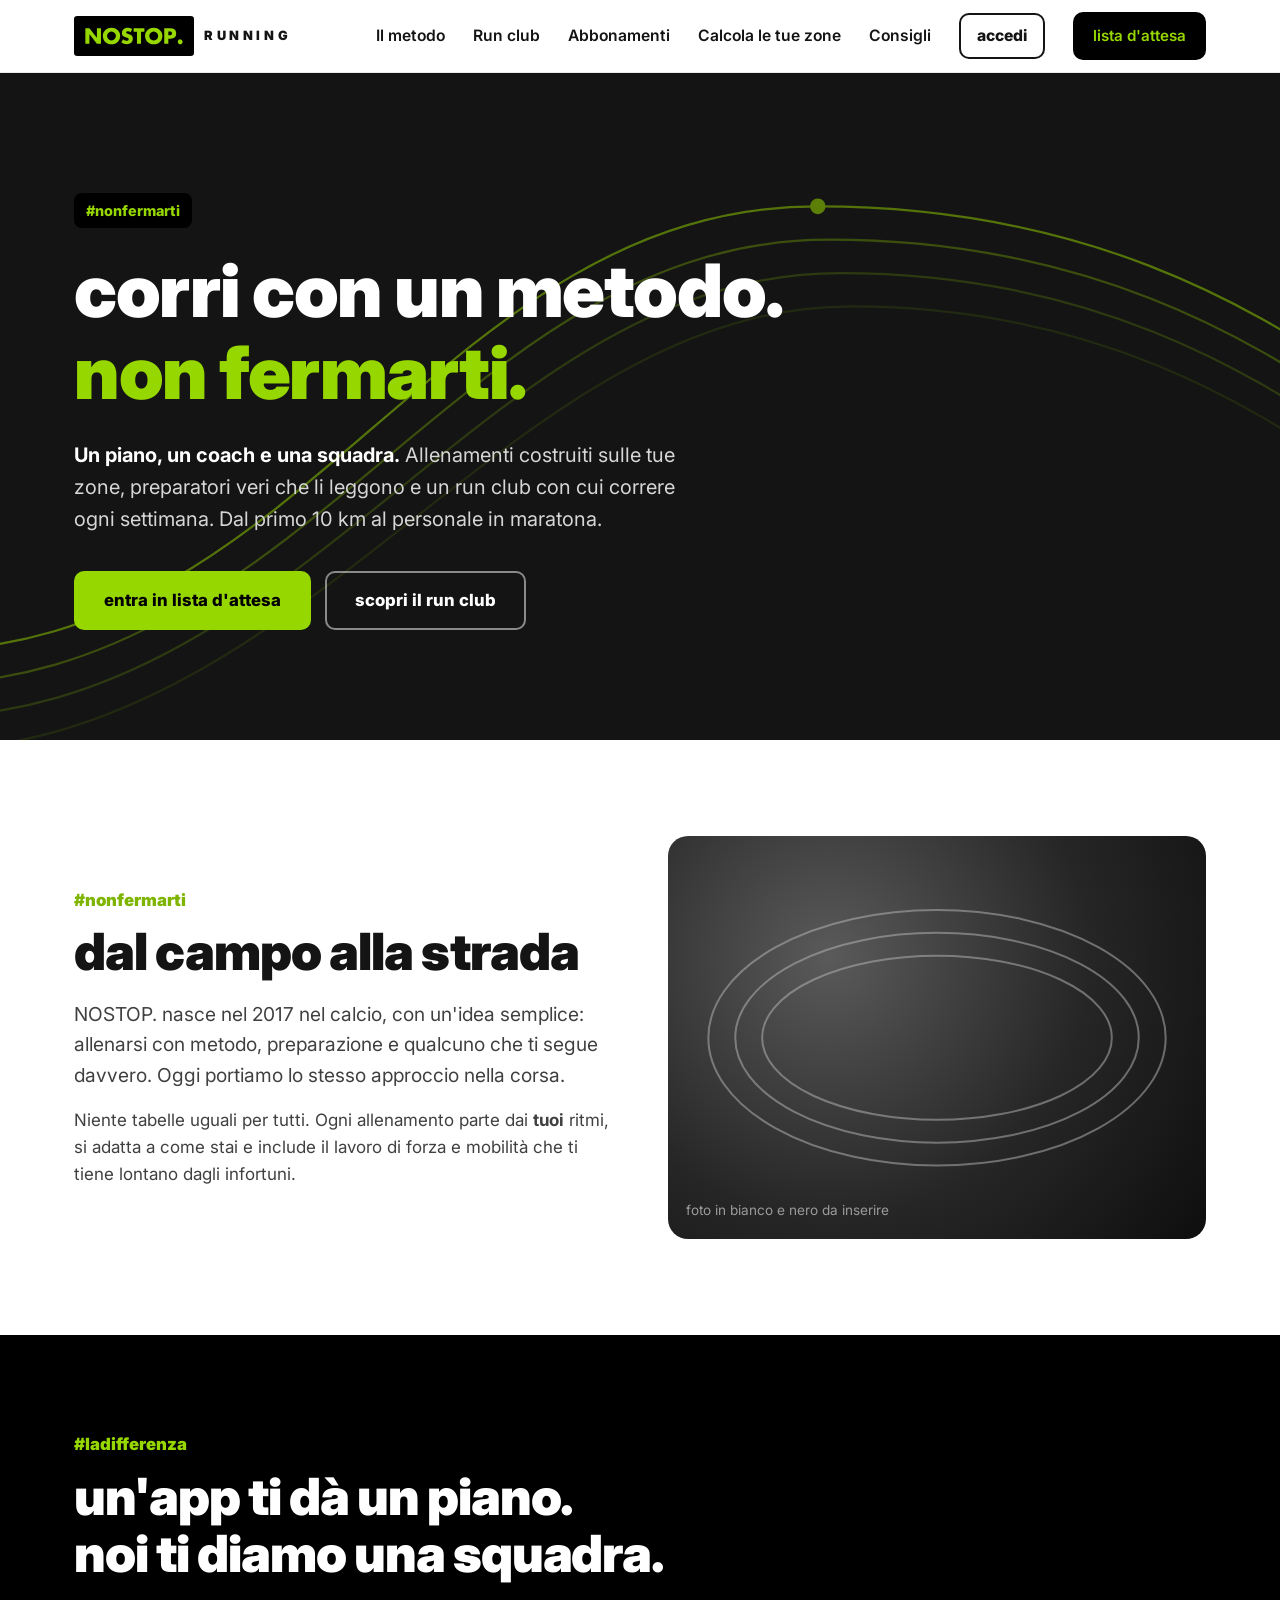
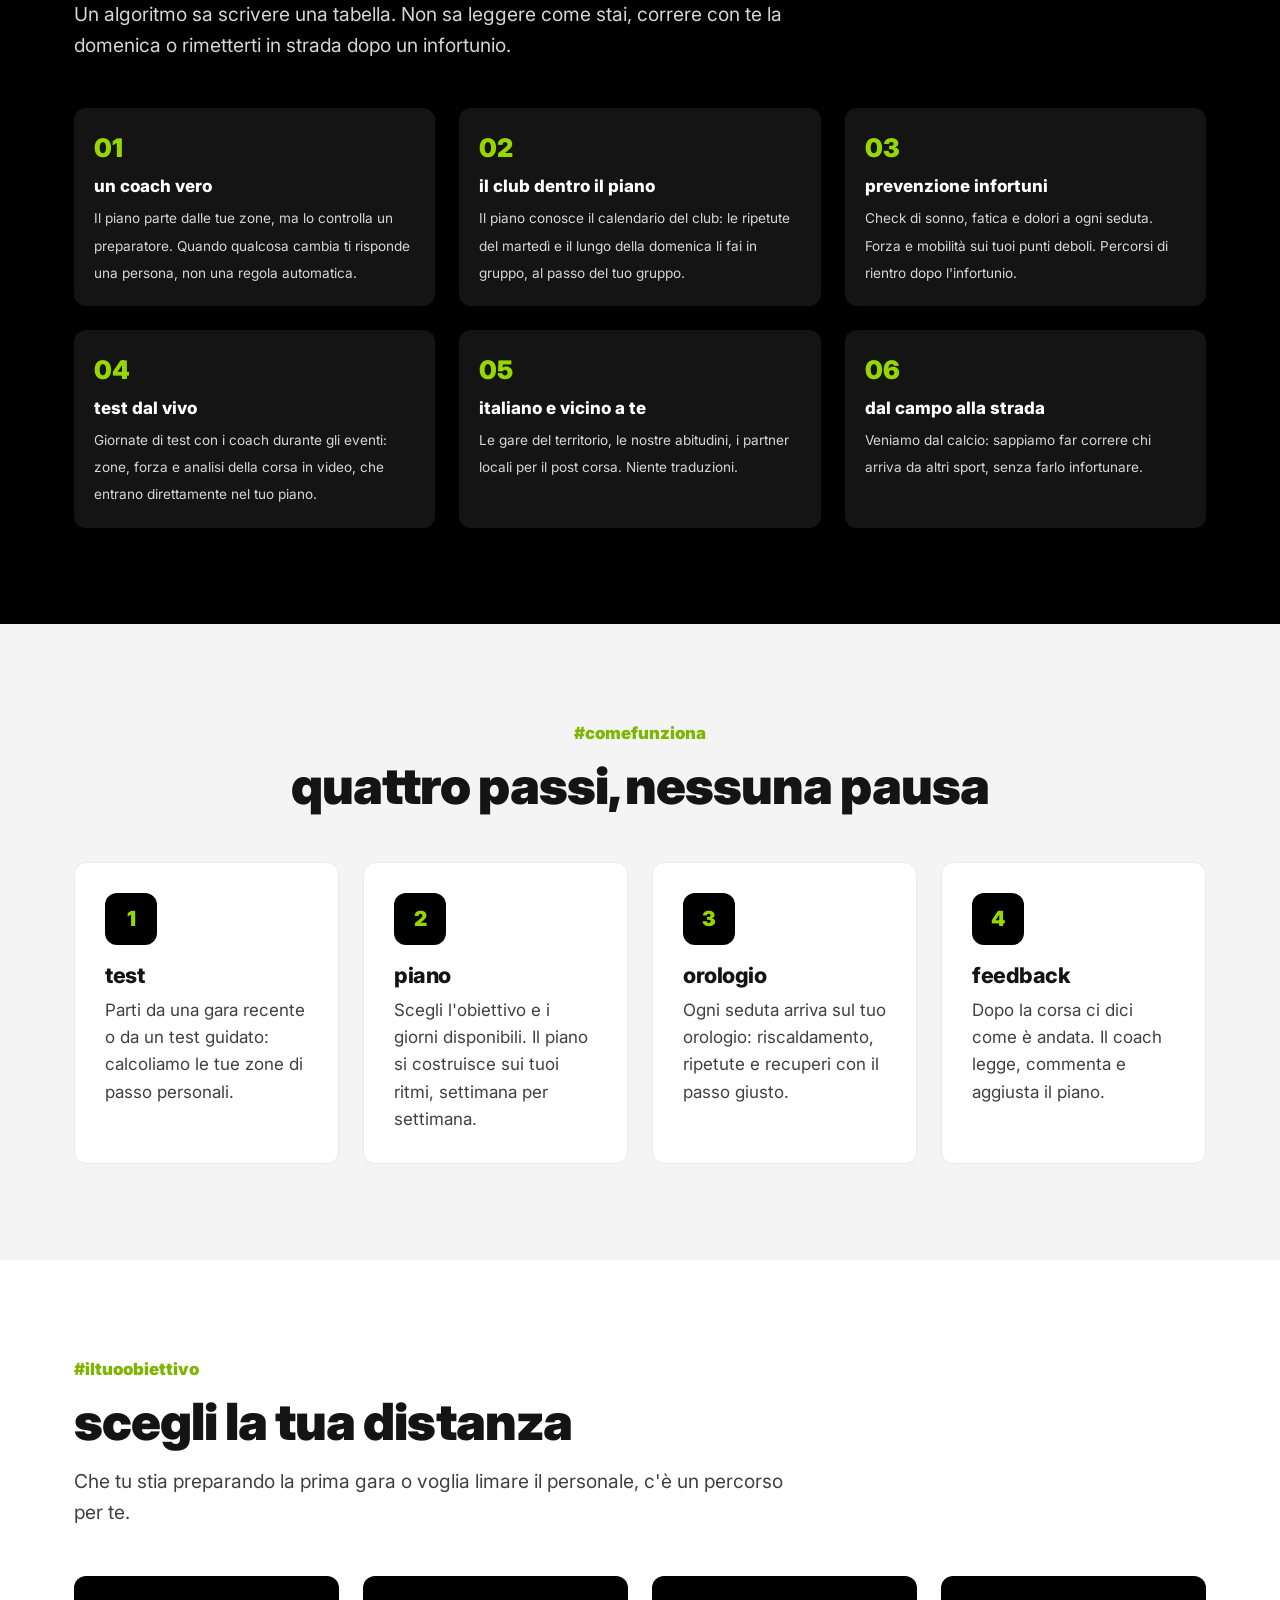
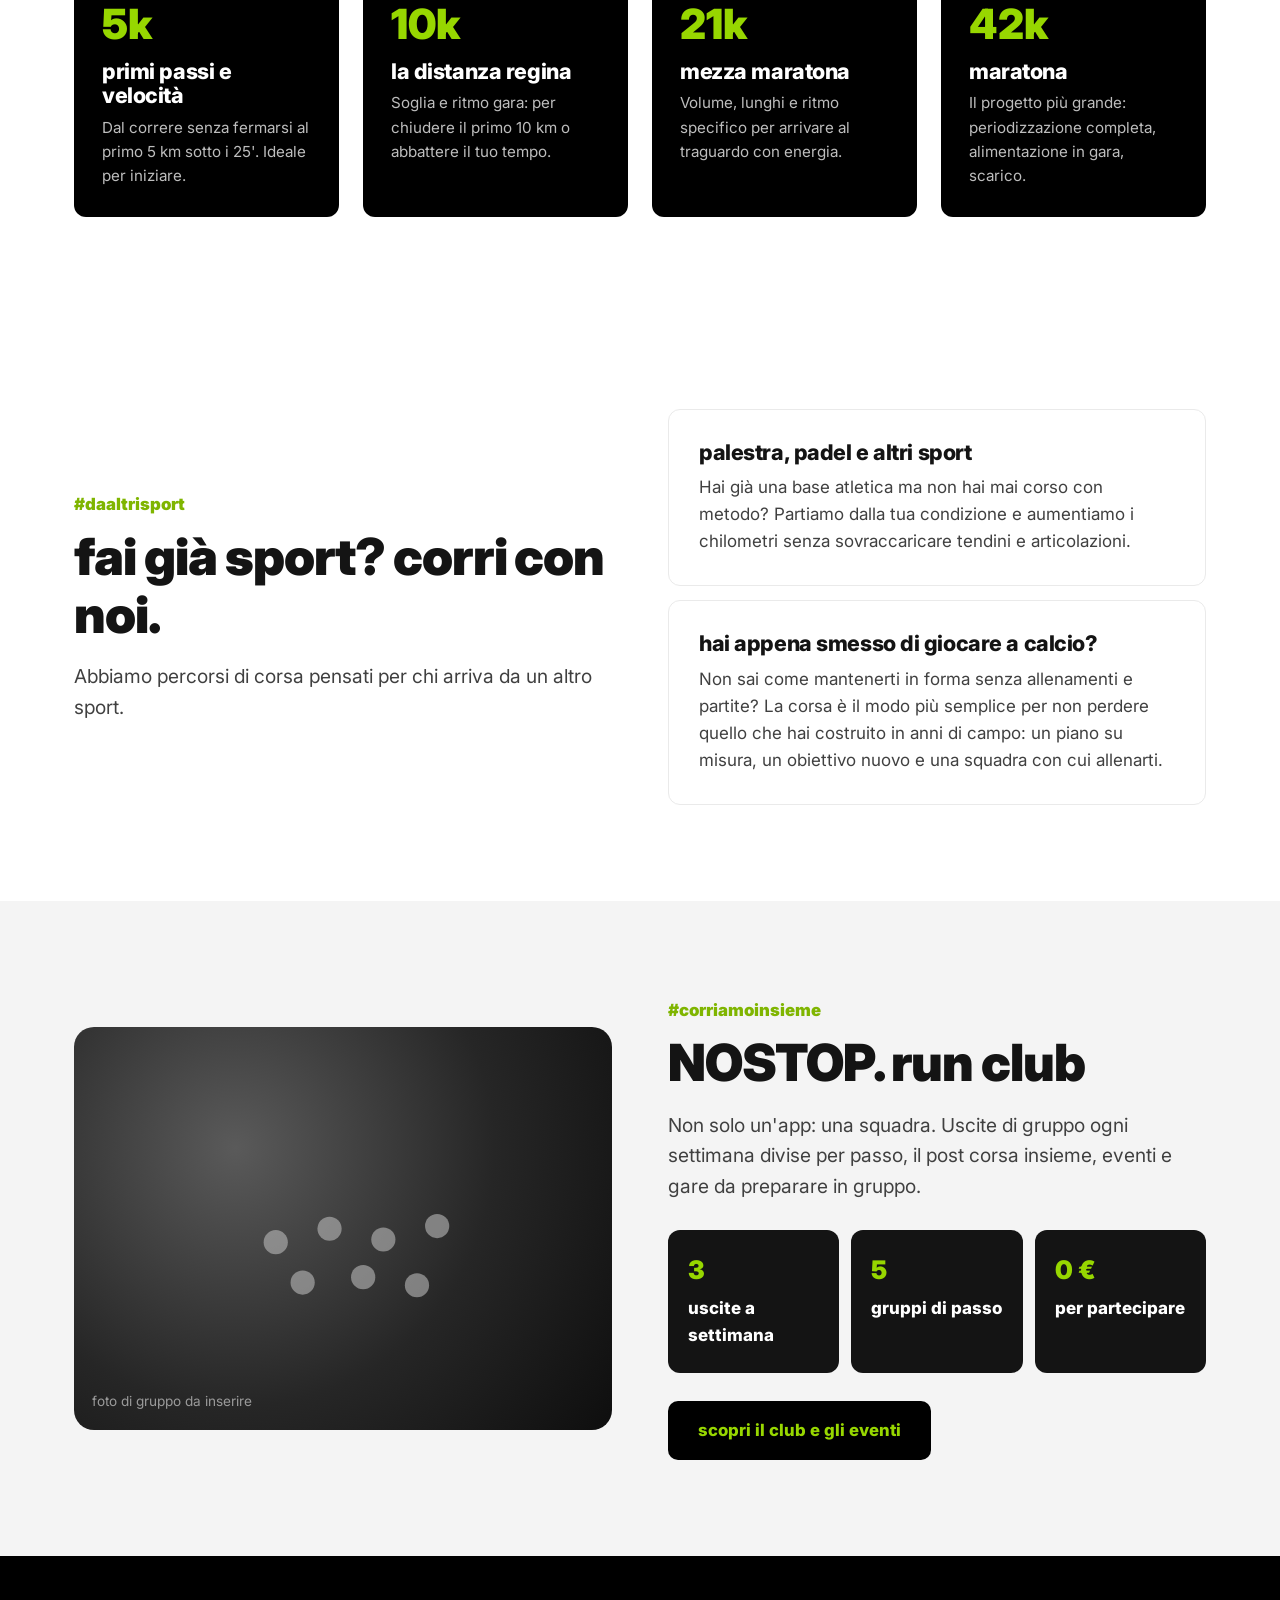
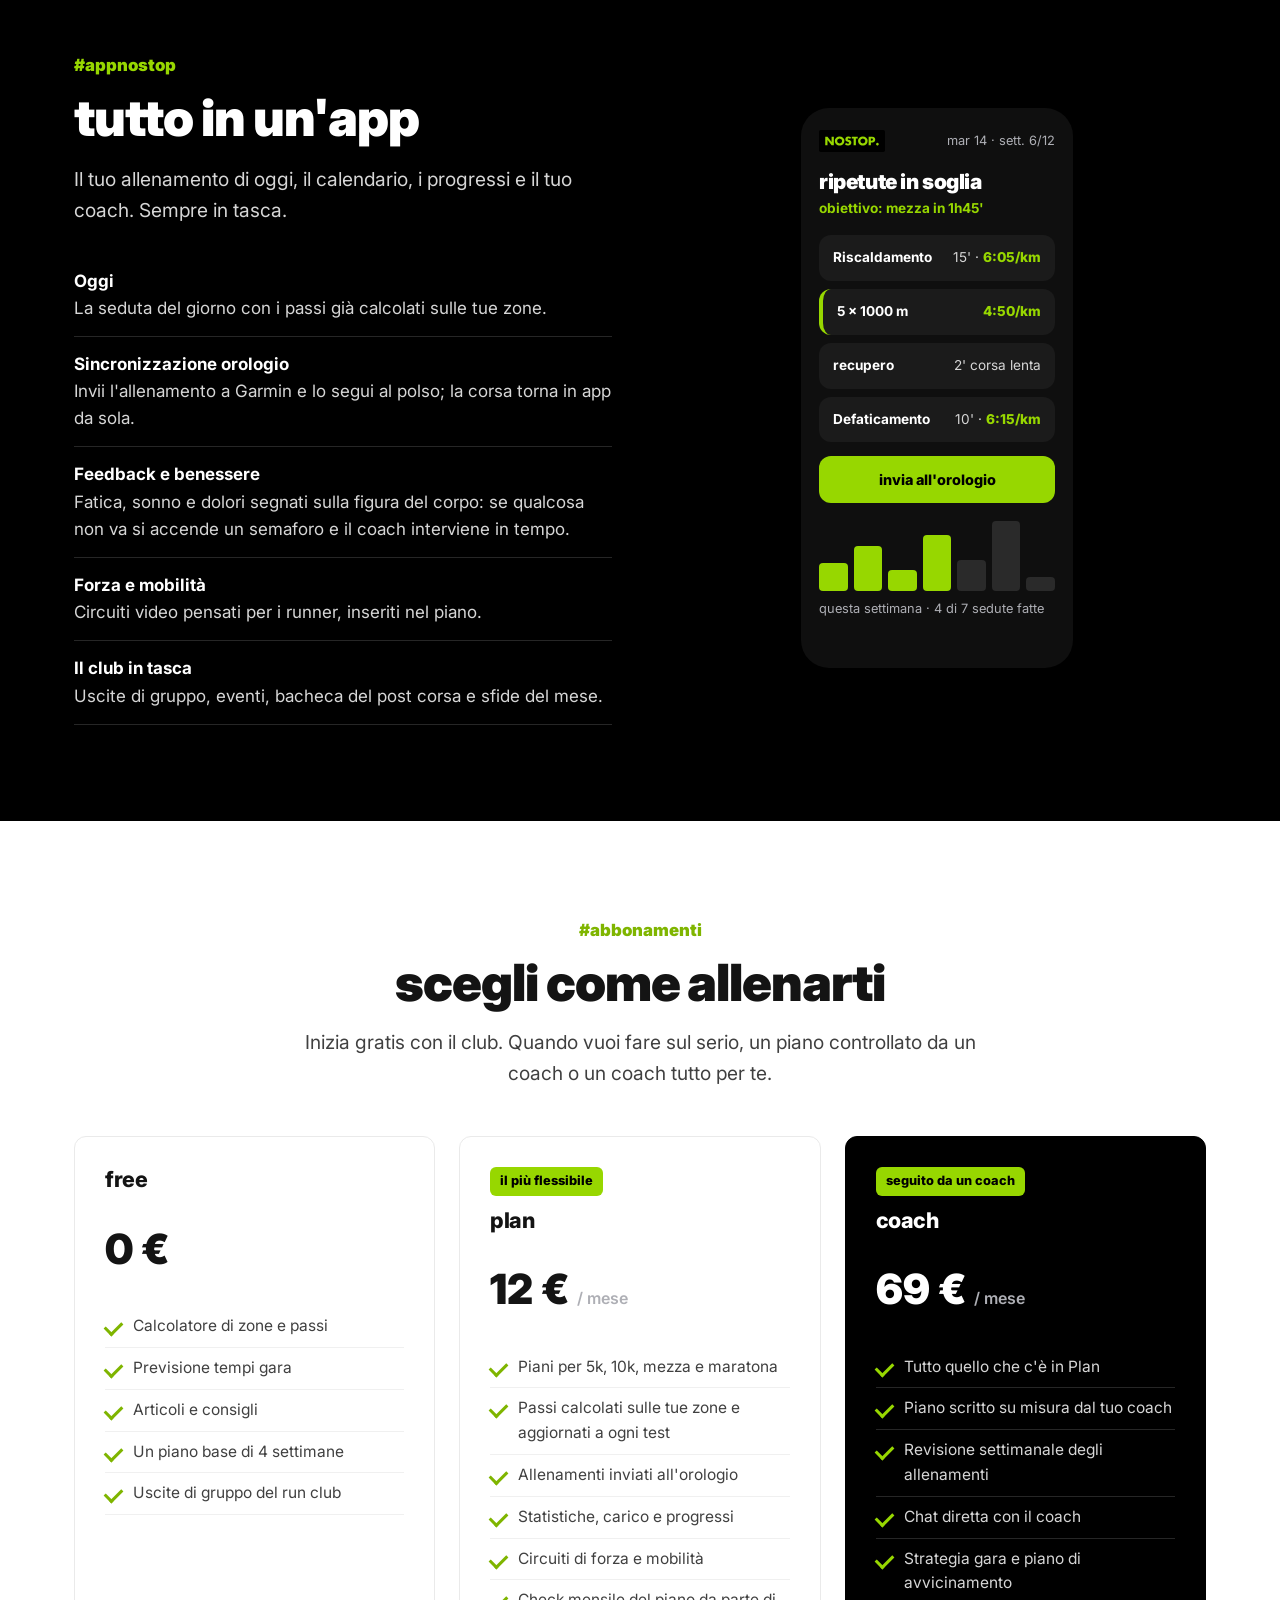
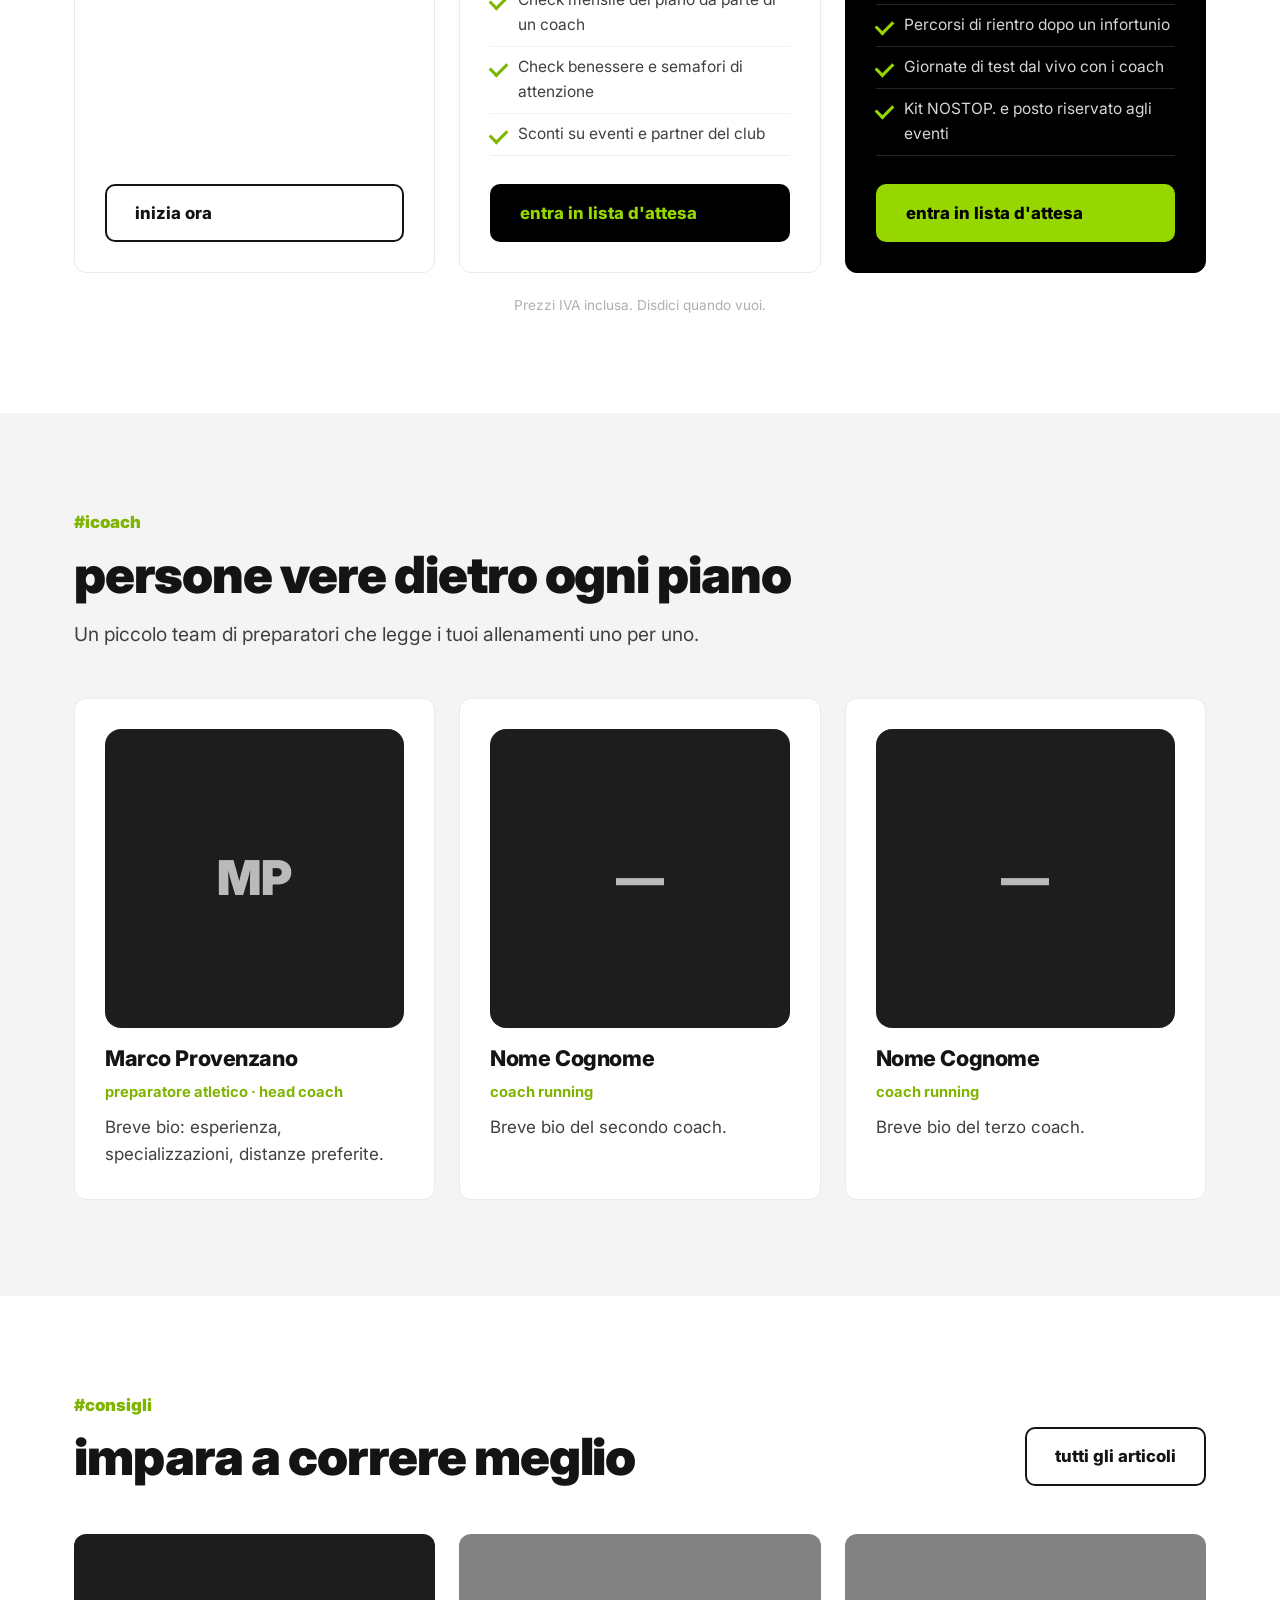
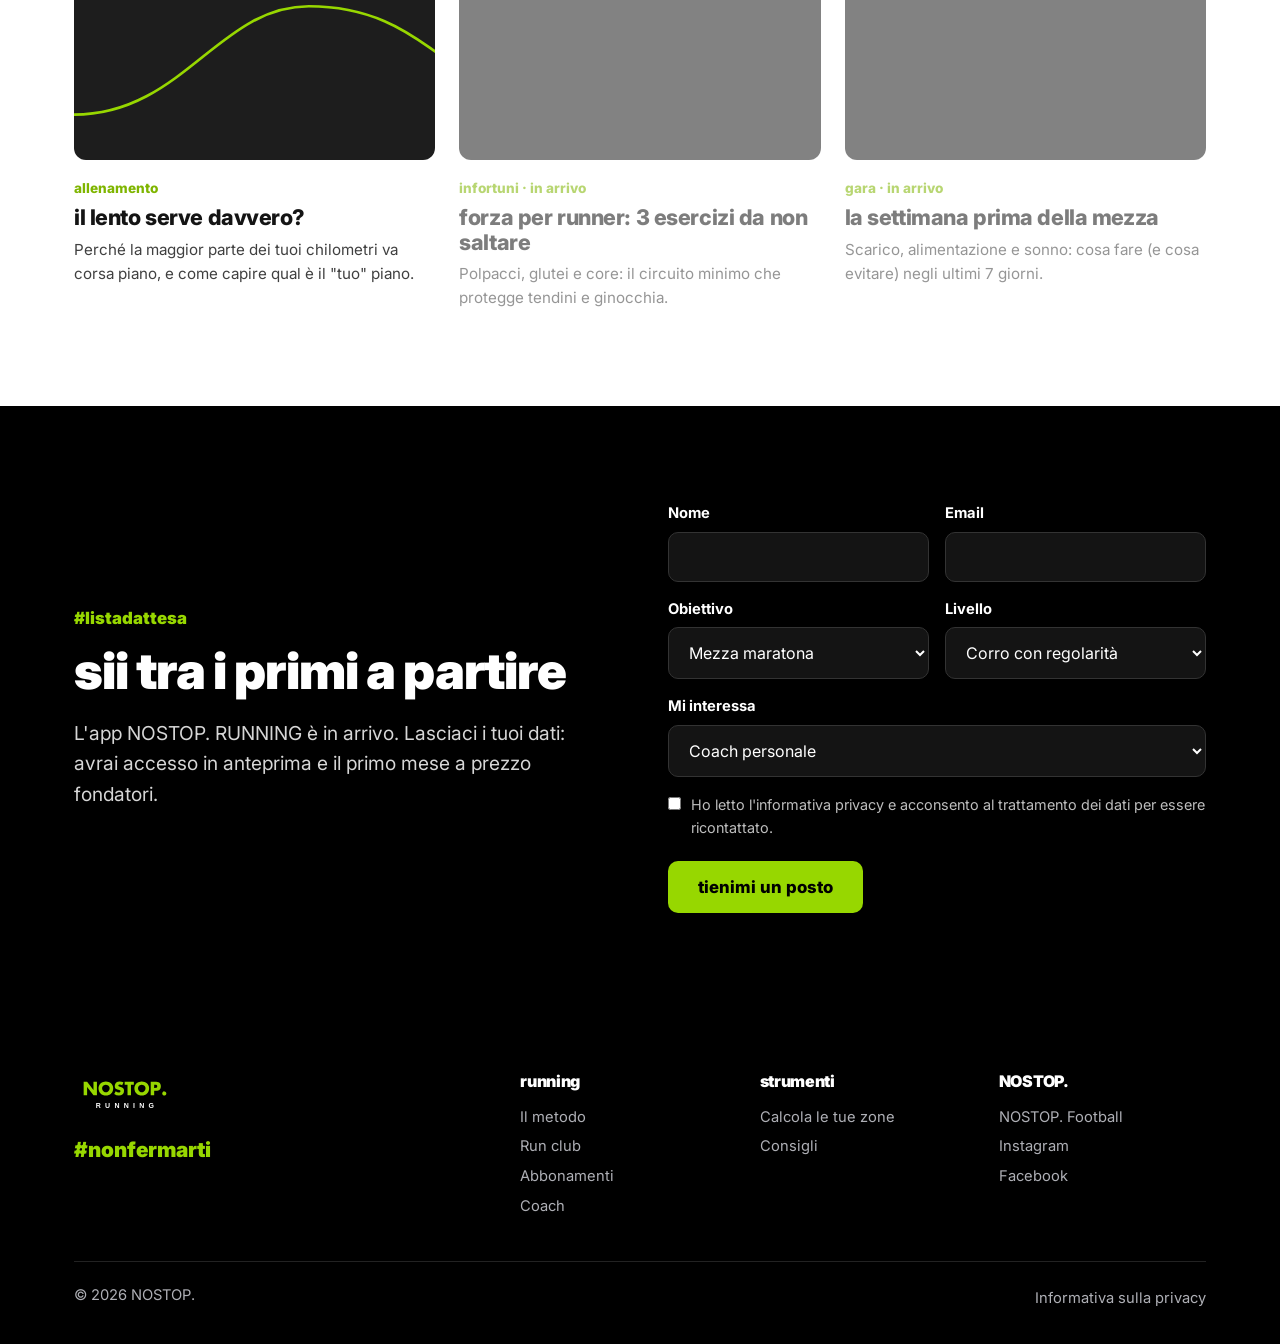
<file: index.html>
<!doctype html>
<html lang="it">
<head>
  <meta charset="utf-8">
  <meta name="viewport" content="width=device-width, initial-scale=1">
  <!-- BOZZA: togliere noindex al lancio ufficiale -->
  <meta name="robots" content="noindex, nofollow">
  <title>NOSTOP. RUNNING — allenamenti di corsa con un metodo</title>
  <meta name="description" content="NOSTOP. RUNNING: piani di allenamento per la corsa su misura, dai 5 km alla maratona, seguiti da coach veri. Calcola le tue zone, scegli il tuo obiettivo, non fermarti.">
  <link rel="icon" href="app/icone/icona.svg" type="image/svg+xml">
  <link rel="apple-touch-icon" href="app/icone/icona-180.png">
  <link rel="manifest" href="manifest.webmanifest">
  <meta name="theme-color" content="#000000">
  <meta name="apple-mobile-web-app-capable" content="yes">
  <meta name="apple-mobile-web-app-title" content="NOSTOP.">
  <link rel="preconnect" href="https://fonts.googleapis.com">
  <link rel="preconnect" href="https://fonts.gstatic.com" crossorigin>
  <link href="https://fonts.googleapis.com/css2?family=Inter:wght@400;600;700;800;900&display=swap" rel="stylesheet">
  <link rel="stylesheet" href="css/style.css">
</head>
<body>

<header class="site-header">
  <div class="wrap">
    <a class="brand" href="index.html" aria-label="NOSTOP. RUNNING home">
      <img src="img/logo-nostop.svg" alt="NOSTOP."><span>RUNNING</span>
    </a>
    <button class="menu-toggle" aria-label="Apri menu"><span></span><span></span><span></span></button>
    <nav class="nav">
      <a href="#metodo">Il metodo</a>
      <a href="club.html">Run club</a>
      <a href="#abbonamenti">Abbonamenti</a>
      <a href="calcolatore.html">Calcola le tue zone</a>
      <a href="consigli.html">Consigli</a>
      <a class="accedi" href="app/">accedi</a>
      <a class="btn btn-black" href="#lista-attesa">lista d'attesa</a>
    </nav>
  </div>
</header>

<!-- HERO -->
<section class="hero">
  <svg class="track" viewBox="0 0 1200 600" preserveAspectRatio="xMidYMid slice" aria-hidden="true">
    <g fill="none" stroke="#97d700" stroke-width="2">
      <path d="M-50 520 C 300 520, 420 120, 760 120 S 1250 300, 1300 300" opacity=".9"/>
      <path d="M-50 550 C 300 550, 440 150, 770 150 S 1250 330, 1300 330" opacity=".55"/>
      <path d="M-50 580 C 300 580, 460 180, 780 180 S 1250 360, 1300 360" opacity=".35"/>
      <path d="M-50 610 C 300 610, 480 210, 790 210 S 1250 390, 1300 390" opacity=".2"/>
    </g>
    <g fill="#97d700"><circle cx="760" cy="120" r="7"/></g>
  </svg>
  <div class="wrap">
    <span class="badge">#nonfermarti</span>
    <h1>corri con un metodo.<br><em>non fermarti.</em></h1>
    <p><b style="color:#fff">Un piano, un coach e una squadra.</b> Allenamenti costruiti sulle tue zone, preparatori veri che li leggono e un run club con cui correre ogni settimana. Dal primo 10 km al personale in maratona.</p>
    <div class="cta">
      <a class="btn btn-lime" href="#lista-attesa">entra in lista d'attesa</a>
      <a class="btn btn-ghost" href="club.html">scopri il run club</a>
    </div>
  </div>
</section>

<!-- INTRO -->
<section id="metodo">
  <div class="wrap split">
    <div>
      <span class="tag">#nonfermarti</span>
      <h2>dal campo alla strada</h2>
      <p class="lead" style="margin-top:18px">NOSTOP. nasce nel 2017 nel calcio, con un'idea semplice: allenarsi con metodo, preparazione e qualcuno che ti segue davvero. Oggi portiamo lo stesso approccio nella corsa.</p>
      <p style="margin-top:16px">Niente tabelle uguali per tutti. Ogni allenamento parte dai <b>tuoi</b> ritmi, si adatta a come stai e include il lavoro di forza e mobilità che ti tiene lontano dagli infortuni.</p>
    </div>
    <div class="photo" role="img" aria-label="Foto runner (da inserire)">
      <!-- Sostituire con una foto in bianco e nero: <img src="img/intro.jpg" alt="..."> -->
      <svg viewBox="0 0 400 300" preserveAspectRatio="xMidYMid slice" aria-hidden="true">
        <g fill="none" stroke="#97d700" stroke-width="1.5" opacity=".5">
          <ellipse cx="200" cy="150" rx="170" ry="95"/><ellipse cx="200" cy="150" rx="150" ry="78"/><ellipse cx="200" cy="150" rx="130" ry="61"/>
        </g>
      </svg>
      <div class="ph">foto in bianco e nero da inserire</div>
    </div>
  </div>
</section>

<!-- PERCHÉ NOSTOP. -->
<section class="dark">
  <div class="wrap">
    <div class="section-head">
      <span class="tag">#ladifferenza</span>
      <h2>un'app ti dà un piano.<br>noi ti diamo una squadra.</h2>
      <p class="lead">Un algoritmo sa scrivere una tabella. Non sa leggere come stai, correre con te la domenica o rimetterti in strada dopo un infortunio.</p>
    </div>
    <div class="grid g3">
      <div class="pg"><b>01</b><span>un coach vero</span><small>Il piano parte dalle tue zone, ma lo controlla un preparatore. Quando qualcosa cambia ti risponde una persona, non una regola automatica.</small></div>
      <div class="pg"><b>02</b><span>il club dentro il piano</span><small>Il piano conosce il calendario del club: le ripetute del martedì e il lungo della domenica li fai in gruppo, al passo del tuo gruppo.</small></div>
      <div class="pg"><b>03</b><span>prevenzione infortuni</span><small>Check di sonno, fatica e dolori a ogni seduta. Forza e mobilità sui tuoi punti deboli. Percorsi di rientro dopo l'infortunio.</small></div>
      <div class="pg"><b>04</b><span>test dal vivo</span><small>Giornate di test con i coach durante gli eventi: zone, forza e analisi della corsa in video, che entrano direttamente nel tuo piano.</small></div>
      <div class="pg"><b>05</b><span>italiano e vicino a te</span><small>Le gare del territorio, le nostre abitudini, i partner locali per il post corsa. Niente traduzioni.</small></div>
      <div class="pg"><b>06</b><span>dal campo alla strada</span><small>Veniamo dal calcio: sappiamo far correre chi arriva da altri sport, senza farlo infortunare.</small></div>
    </div>
  </div>
</section>

<!-- COME FUNZIONA -->
<section class="soft">
  <div class="wrap">
    <div class="section-head center">
      <span class="tag">#comefunziona</span>
      <h2>quattro passi, nessuna pausa</h2>
    </div>
    <div class="grid g4">
      <div class="card step"><div class="n">1</div><h3>test</h3><p>Parti da una gara recente o da un test guidato: calcoliamo le tue zone di passo personali.</p></div>
      <div class="card step"><div class="n">2</div><h3>piano</h3><p>Scegli l'obiettivo e i giorni disponibili. Il piano si costruisce sui tuoi ritmi, settimana per settimana.</p></div>
      <div class="card step"><div class="n">3</div><h3>orologio</h3><p>Ogni seduta arriva sul tuo orologio: riscaldamento, ripetute e recuperi con il passo giusto.</p></div>
      <div class="card step"><div class="n">4</div><h3>feedback</h3><p>Dopo la corsa ci dici come è andata. Il coach legge, commenta e aggiusta il piano.</p></div>
    </div>
  </div>
</section>

<!-- OBIETTIVI -->
<section>
  <div class="wrap">
    <div class="section-head">
      <span class="tag">#iltuoobiettivo</span>
      <h2>scegli la tua distanza</h2>
      <p class="lead">Che tu stia preparando la prima gara o voglia limare il personale, c'è un percorso per te.</p>
    </div>
    <div class="grid g4">
      <div class="goal"><div class="km">5k</div><h3>primi passi e velocità</h3><p>Dal correre senza fermarsi al primo 5 km sotto i 25'. Ideale per iniziare.</p></div>
      <div class="goal"><div class="km">10k</div><h3>la distanza regina</h3><p>Soglia e ritmo gara: per chiudere il primo 10 km o abbattere il tuo tempo.</p></div>
      <div class="goal"><div class="km">21k</div><h3>mezza maratona</h3><p>Volume, lunghi e ritmo specifico per arrivare al traguardo con energia.</p></div>
      <div class="goal"><div class="km">42k</div><h3>maratona</h3><p>Il progetto più grande: periodizzazione completa, alimentazione in gara, scarico.</p></div>
    </div>
  </div>
</section>

<!-- ALTRI SPORT -->
<section>
  <div class="wrap split">
    <div>
      <span class="tag">#daaltrisport</span>
      <h2>fai già sport? corri con noi.</h2>
      <p class="lead" style="margin-top:18px">Abbiamo percorsi di corsa pensati per chi arriva da un altro sport.</p>
    </div>
    <div class="grid" style="gap:14px">
      <div class="card"><h3>palestra, padel e altri sport</h3><p>Hai già una base atletica ma non hai mai corso con metodo? Partiamo dalla tua condizione e aumentiamo i chilometri senza sovraccaricare tendini e articolazioni.</p></div>
      <div class="card"><h3>hai appena smesso di giocare a calcio?</h3><p>Non sai come mantenerti in forma senza allenamenti e partite? La corsa è il modo più semplice per non perdere quello che hai costruito in anni di campo: un piano su misura, un obiettivo nuovo e una squadra con cui allenarti.</p></div>
    </div>
  </div>
</section>

<!-- RUN CLUB -->
<section class="soft">
  <div class="wrap split">
    <div class="photo" role="img" aria-label="Foto del run club (da inserire)">
      <!-- Sostituire con foto di gruppo in bianco e nero -->
      <svg viewBox="0 0 400 300" preserveAspectRatio="xMidYMid slice" aria-hidden="true">
        <g fill="#97d700" opacity=".6"><circle cx="150" cy="160" r="9"/><circle cx="190" cy="150" r="9"/><circle cx="230" cy="158" r="9"/><circle cx="270" cy="148" r="9"/><circle cx="170" cy="190" r="9"/><circle cx="215" cy="186" r="9"/><circle cx="255" cy="192" r="9"/></g>
      </svg>
      <div class="ph">foto di gruppo da inserire</div>
    </div>
    <div>
      <span class="tag">#corriamoinsieme</span>
      <h2>NOSTOP. run club</h2>
      <p class="lead" style="margin-top:18px">Non solo un'app: una squadra. Uscite di gruppo ogni settimana divise per passo, il post corsa insieme, eventi e gare da preparare in gruppo.</p>
      <div class="grid g3" style="margin:28px 0;gap:12px">
        <div class="pg"><b>3</b><span>uscite a settimana</span></div>
        <div class="pg"><b>5</b><span>gruppi di passo</span></div>
        <div class="pg"><b>0 €</b><span>per partecipare</span></div>
      </div>
      <a class="btn btn-black" href="club.html">scopri il club e gli eventi</a>
    </div>
  </div>
</section>

<!-- APP -->
<section class="dark">
  <div class="wrap split">
    <div>
      <span class="tag">#appnostop</span>
      <h2>tutto in un'app</h2>
      <p class="lead" style="margin-top:18px">Il tuo allenamento di oggi, il calendario, i progressi e il tuo coach. Sempre in tasca.</p>
      <ul class="app-list">
        <li><b>Oggi</b>La seduta del giorno con i passi già calcolati sulle tue zone.</li>
        <li><b>Sincronizzazione orologio</b>Invii l'allenamento a Garmin e lo segui al polso; la corsa torna in app da sola.</li>
        <li><b>Feedback e benessere</b>Fatica, sonno e dolori segnati sulla figura del corpo: se qualcosa non va si accende un semaforo e il coach interviene in tempo.</li>
        <li><b>Forza e mobilità</b>Circuiti video pensati per i runner, inseriti nel piano.</li>
        <li><b>Il club in tasca</b>Uscite di gruppo, eventi, bacheca del post corsa e sfide del mese.</li>
      </ul>
    </div>
    <div class="phone" aria-label="Anteprima app">
      <div class="screen">
        <div class="top"><img src="img/logo-nostop.svg" alt=""><span class="day">mar 14 · sett. 6/12</span></div>
        <h4>ripetute in soglia</h4>
        <div class="sub">obiettivo: mezza in 1h45'</div>
        <div class="wk"><b>Riscaldamento</b><span>15' · <span class="p">6:05/km</span></span></div>
        <div class="wk main"><b>5 × 1000 m</b><span class="p">4:50/km</span></div>
        <div class="wk"><b>recupero</b><span>2' corsa lenta</span></div>
        <div class="wk"><b>Defaticamento</b><span>10' · <span class="p">6:15/km</span></span></div>
        <div class="send">invia all'orologio</div>
        <div class="bars" aria-hidden="true"><i style="height:40%" class="on"></i><i style="height:65%" class="on"></i><i style="height:30%" class="on"></i><i style="height:80%" class="on"></i><i style="height:45%"></i><i style="height:100%"></i><i style="height:20%"></i></div>
        <div class="day" style="margin-top:8px">questa settimana · 4 di 7 sedute fatte</div>
      </div>
    </div>
  </div>
</section>

<!-- ABBONAMENTI -->
<section id="abbonamenti">
  <div class="wrap">
    <div class="section-head center">
      <span class="tag">#abbonamenti</span>
      <h2>scegli come allenarti</h2>
      <p class="lead">Inizia gratis con il club. Quando vuoi fare sul serio, un piano controllato da un coach o un coach tutto per te.</p>
    </div>
    <div class="grid g3">
      <div class="card plan">
        <h3>free</h3>
        <div class="price">0 €</div>
        <ul>
          <li>Calcolatore di zone e passi</li>
          <li>Previsione tempi gara</li>
          <li>Articoli e consigli</li>
          <li>Un piano base di 4 settimane</li>
          <li>Uscite di gruppo del run club</li>
        </ul>
        <a class="btn btn-outline" href="calcolatore.html">inizia ora</a>
      </div>
      <div class="card plan">
        <span class="pill">il più flessibile</span>
        <h3>plan</h3>
        <!-- PREZZO DA CONFERMARE -->
        <div class="price">12 € <small>/ mese</small></div>
        <ul>
          <li>Piani per 5k, 10k, mezza e maratona</li>
          <li>Passi calcolati sulle tue zone e aggiornati a ogni test</li>
          <li>Allenamenti inviati all'orologio</li>
          <li>Statistiche, carico e progressi</li>
          <li>Circuiti di forza e mobilità</li>
          <li>Check mensile del piano da parte di un coach</li>
          <li>Check benessere e semafori di attenzione</li>
          <li>Sconti su eventi e partner del club</li>
        </ul>
        <a class="btn btn-black" href="#lista-attesa">entra in lista d'attesa</a>
      </div>
      <div class="card plan featured">
        <span class="pill">seguito da un coach</span>
        <h3>coach</h3>
        <!-- PREZZO DA CONFERMARE -->
        <div class="price">69 € <small>/ mese</small></div>
        <ul>
          <li>Tutto quello che c'è in Plan</li>
          <li>Piano scritto su misura dal tuo coach</li>
          <li>Revisione settimanale degli allenamenti</li>
          <li>Chat diretta con il coach</li>
          <li>Strategia gara e piano di avvicinamento</li>
          <li>Percorsi di rientro dopo un infortunio</li>
          <li>Giornate di test dal vivo con i coach</li>
          <li>Kit NOSTOP. e posto riservato agli eventi</li>
        </ul>
        <a class="btn btn-lime" href="#lista-attesa">entra in lista d'attesa</a>
      </div>
    </div>
    <p class="note">Prezzi IVA inclusa. Disdici quando vuoi.</p>
  </div>
</section>

<!-- COACH -->
<section id="coach" class="soft">
  <div class="wrap">
    <div class="section-head">
      <span class="tag">#icoach</span>
      <h2>persone vere dietro ogni piano</h2>
      <p class="lead">Un piccolo team di preparatori che legge i tuoi allenamenti uno per uno.</p>
    </div>
    <div class="grid g3">
      <!-- Sostituire avatar con foto in bianco e nero: <img class="avatar" src="img/coach-marco.jpg" alt="..."> -->
      <div class="card coach"><div class="avatar">MP</div><h3>Marco Provenzano</h3><div class="role">preparatore atletico · head coach</div><p>Breve bio: esperienza, specializzazioni, distanze preferite.</p></div>
      <div class="card coach"><div class="avatar">—</div><h3>Nome Cognome</h3><div class="role">coach running</div><p>Breve bio del secondo coach.</p></div>
      <div class="card coach"><div class="avatar">—</div><h3>Nome Cognome</h3><div class="role">coach running</div><p>Breve bio del terzo coach.</p></div>
    </div>
  </div>
</section>

<!-- CONSIGLI -->
<section>
  <div class="wrap">
    <div class="section-head" style="display:flex;justify-content:space-between;align-items:flex-end;gap:20px;flex-wrap:wrap">
      <div><span class="tag">#consigli</span><h2>impara a correre meglio</h2></div>
      <a class="btn btn-outline" href="consigli.html">tutti gli articoli</a>
    </div>
    <div class="grid g3">
      <a class="post" href="consigli/il-lento-serve.html">
        <div class="thumb"><svg viewBox="0 0 400 250" preserveAspectRatio="xMidYMid slice" aria-hidden="true"><path d="M0 200 C 120 200, 160 80, 260 80 S 400 140, 420 140" fill="none" stroke="#97d700" stroke-width="3"/></svg></div>
        <span class="cat">allenamento</span>
        <h3>il lento serve davvero?</h3>
        <p>Perché la maggior parte dei tuoi chilometri va corsa piano, e come capire qual è il "tuo" piano.</p>
      </a>
      <a class="post soon" href="#">
        <div class="thumb"></div>
        <span class="cat">infortuni · in arrivo</span>
        <h3>forza per runner: 3 esercizi da non saltare</h3>
        <p>Polpacci, glutei e core: il circuito minimo che protegge tendini e ginocchia.</p>
      </a>
      <a class="post soon" href="#">
        <div class="thumb"></div>
        <span class="cat">gara · in arrivo</span>
        <h3>la settimana prima della mezza</h3>
        <p>Scarico, alimentazione e sonno: cosa fare (e cosa evitare) negli ultimi 7 giorni.</p>
      </a>
    </div>
  </div>
</section>

<!-- LISTA D'ATTESA -->
<section id="lista-attesa" class="dark">
  <div class="wrap split">
    <div>
      <span class="tag">#listadattesa</span>
      <h2>sii tra i primi a partire</h2>
      <p class="lead" style="margin-top:18px">L'app NOSTOP. RUNNING è in arrivo. Lasciaci i tuoi dati: avrai accesso in anteprima e il primo mese a prezzo fondatori.</p>
    </div>
    <div>
      <form class="form" data-table="lista_attesa" data-ok="waitlist-ok">
        <div><label for="nome">Nome</label><input id="nome" name="nome" required maxlength="80" autocomplete="given-name"></div>
        <div><label for="email">Email</label><input id="email" name="email" type="email" required maxlength="160" autocomplete="email"></div>
        <div>
          <label for="obiettivo">Obiettivo</label>
          <select id="obiettivo" name="obiettivo">
            <option>5 km</option><option>10 km</option><option selected>Mezza maratona</option><option>Maratona</option><option>Correre con costanza</option>
          </select>
        </div>
        <div>
          <label for="livello">Livello</label>
          <select id="livello" name="livello">
            <option>Sto iniziando</option><option selected>Corro con regolarità</option><option>Gareggio e voglio migliorare</option>
          </select>
        </div>
        <div class="full">
          <label for="interesse">Mi interessa</label>
          <select id="interesse" name="interesse">
            <option>Piano Plan</option><option selected>Coach personale</option><option>Solo il run club</option><option>Voglio capire meglio</option>
          </select>
        </div>
        <div class="hp" aria-hidden="true"><label>Sito<input name="sito" tabindex="-1" autocomplete="off"></label></div>
        <div class="full">
          <label class="check"><input type="checkbox" name="privacy" required> Ho letto l'informativa privacy e acconsento al trattamento dei dati per essere ricontattato.</label>
        </div>
        <div class="form-err">Qualcosa non ha funzionato. Riprova tra poco o scrivici su Instagram.</div>
        <div class="full"><button class="btn btn-lime" type="submit">tienimi un posto</button></div>
      </form>
      <div id="waitlist-ok" class="form-ok">Grazie<span class="name"></span>! Sei in lista. Ti scriviamo appena l'app è pronta.</div>
    </div>
  </div>
</section>

<footer class="site-footer">
  <div class="wrap">
    <div class="cols">
      <div><img src="img/logo-nostop-running.svg" alt="NOSTOP. RUNNING"><div class="hashtag">#nonfermarti</div></div>
      <div><h4>running</h4><a href="#metodo">Il metodo</a><a href="club.html">Run club</a><a href="#abbonamenti">Abbonamenti</a><a href="#coach">Coach</a></div>
      <div><h4>strumenti</h4><a href="calcolatore.html">Calcola le tue zone</a><a href="consigli.html">Consigli</a></div>
      <div><h4>NOSTOP.</h4><a href="https://www.footballnostop.it/">NOSTOP. Football</a><a href="https://www.instagram.com/football_nostop/">Instagram</a><a href="https://www.facebook.com/footballnostop/">Facebook</a></div>
    </div>
    <div class="legal"><span>© <span id="year">2026</span> NOSTOP.</span><a href="https://www.footballnostop.it/privacy">Informativa sulla privacy</a></div>
  </div>
</footer>

<script src="js/config.js"></script>
<script src="js/main.js"></script>
</body>
</html>
</file>
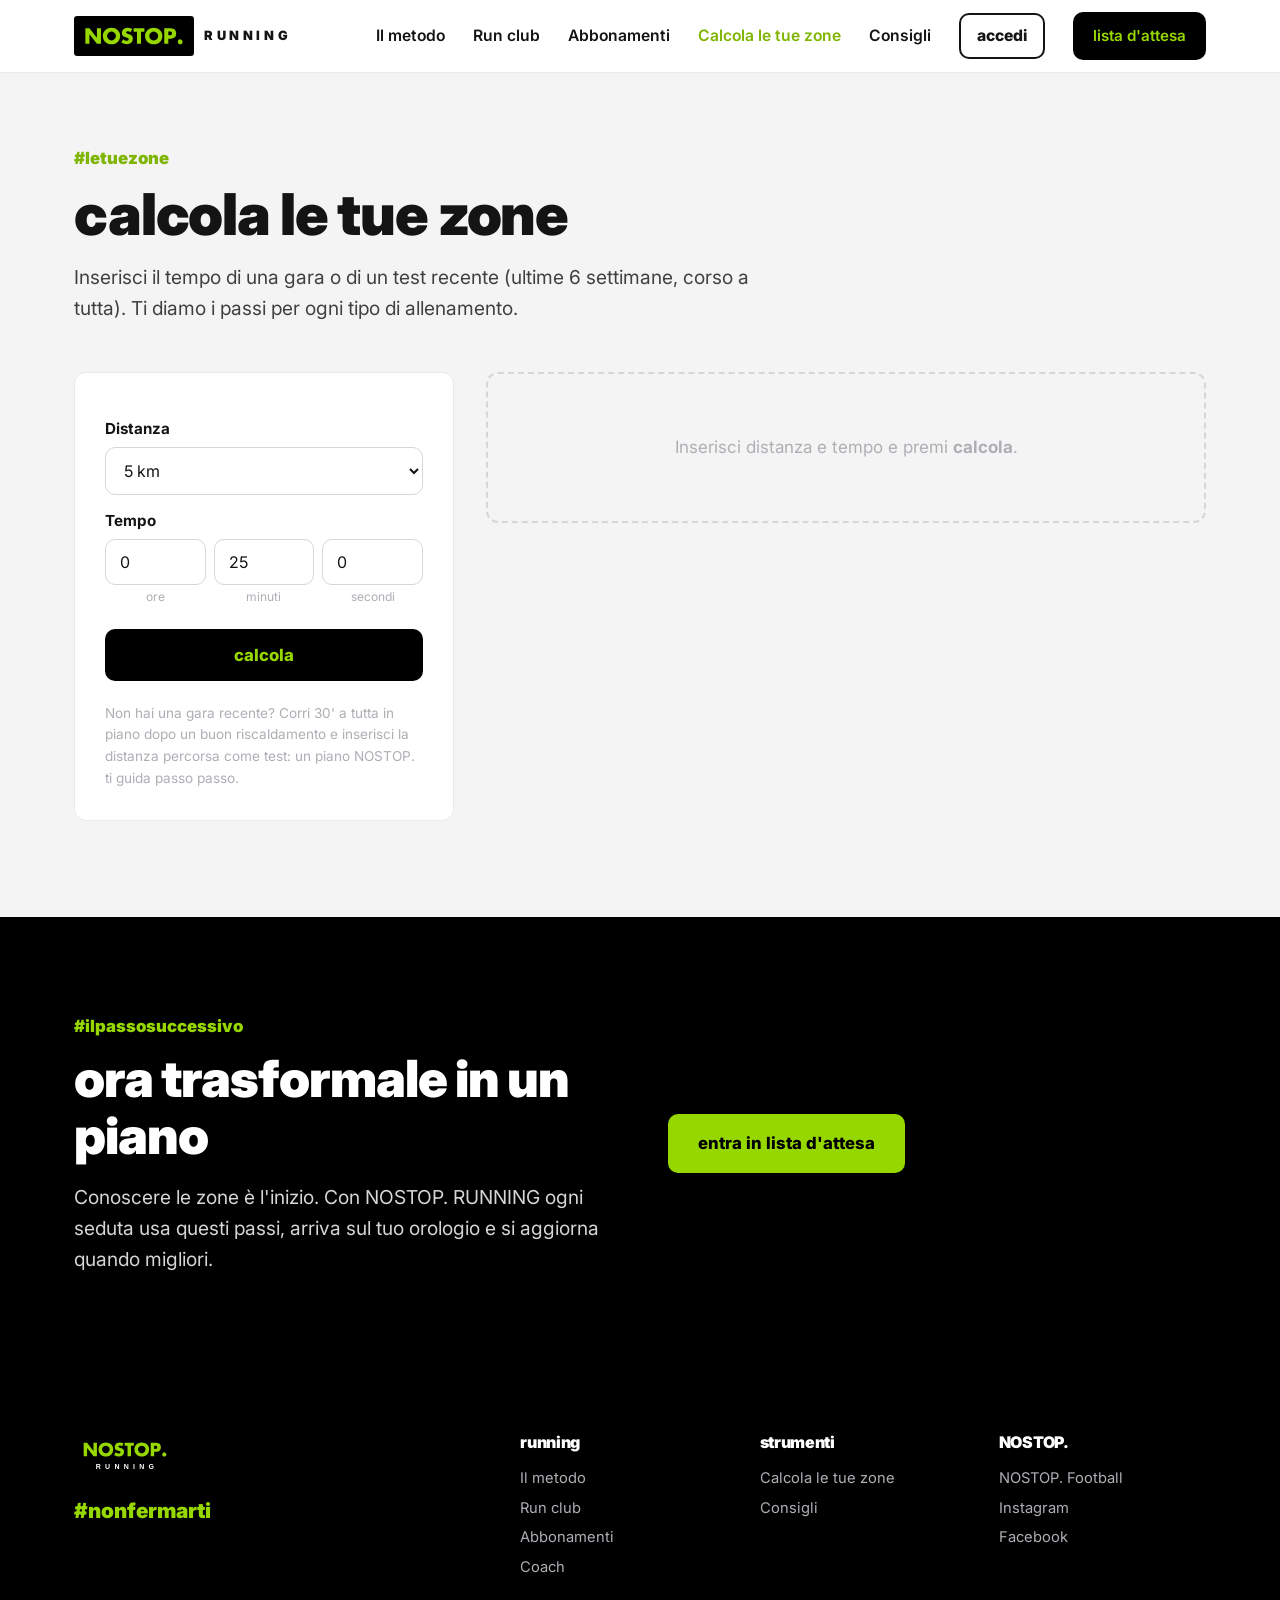
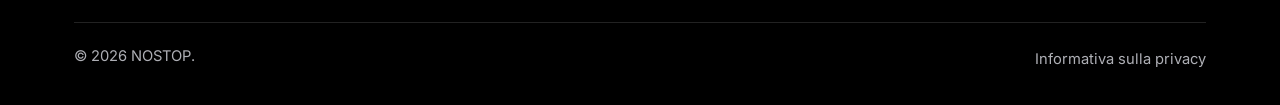
<file: calcolatore.html>
<!doctype html>
<html lang="it">
<head>
  <meta charset="utf-8">
  <meta name="viewport" content="width=device-width, initial-scale=1">
  <!-- BOZZA: togliere noindex al lancio ufficiale -->
  <meta name="robots" content="noindex, nofollow">
  <title>Calcola le tue zone di corsa — NOSTOP. RUNNING</title>
  <meta name="description" content="Calcolatore gratuito NOSTOP.: inserisci una gara recente e scopri le tue zone di passo (lento, soglia, VO2max) e i tempi previsti su 5 km, 10 km, mezza e maratona.">
  <link rel="icon" href="app/icone/icona.svg" type="image/svg+xml">
  <link rel="apple-touch-icon" href="app/icone/icona-180.png">
  <link rel="manifest" href="manifest.webmanifest">
  <meta name="theme-color" content="#000000">
  <meta name="apple-mobile-web-app-capable" content="yes">
  <meta name="apple-mobile-web-app-title" content="NOSTOP.">
  <link rel="preconnect" href="https://fonts.googleapis.com">
  <link rel="preconnect" href="https://fonts.gstatic.com" crossorigin>
  <link href="https://fonts.googleapis.com/css2?family=Inter:wght@400;600;700;800;900&display=swap" rel="stylesheet">
  <link rel="stylesheet" href="css/style.css">
</head>
<body>

<header class="site-header">
  <div class="wrap">
    <a class="brand" href="index.html" aria-label="NOSTOP. RUNNING home">
      <img src="img/logo-nostop.svg" alt="NOSTOP."><span>RUNNING</span>
    </a>
    <button class="menu-toggle" aria-label="Apri menu"><span></span><span></span><span></span></button>
    <nav class="nav">
      <a href="index.html#metodo">Il metodo</a>
      <a href="club.html">Run club</a>
      <a href="index.html#abbonamenti">Abbonamenti</a>
      <a class="active" href="calcolatore.html">Calcola le tue zone</a>
      <a href="consigli.html">Consigli</a>
      <a class="accedi" href="app/">accedi</a>
      <a class="btn btn-black" href="index.html#lista-attesa">lista d'attesa</a>
    </nav>
  </div>
</header>

<section class="soft" style="padding-top:72px">
  <div class="wrap">
    <div class="section-head">
      <span class="tag">#letuezone</span>
      <h1 style="font-size:clamp(2.2rem,5vw,3.6rem)">calcola le tue zone</h1>
      <p class="lead">Inserisci il tempo di una gara o di un test recente (ultime 6 settimane, corso a tutta). Ti diamo i passi per ogni tipo di allenamento.</p>
    </div>

    <div class="calc">
      <form id="calc-form" class="card">
        <label for="dist">Distanza</label>
        <select id="dist">
          <option value="3000">3 km</option>
          <option value="5000" selected>5 km</option>
          <option value="10000">10 km</option>
          <option value="21097.5">Mezza maratona</option>
          <option value="42195">Maratona</option>
        </select>
        <label>Tempo</label>
        <div class="time-row">
          <div><input id="h" type="number" min="0" max="9" value="0" inputmode="numeric"><small>ore</small></div>
          <div><input id="m" type="number" min="0" max="59" value="25" inputmode="numeric"><small>minuti</small></div>
          <div><input id="s" type="number" min="0" max="59" value="0" inputmode="numeric"><small>secondi</small></div>
        </div>
        <button class="btn btn-black" type="submit">calcola</button>
        <p class="note" style="text-align:left">Non hai una gara recente? Corri 30' a tutta in piano dopo un buon riscaldamento e inserisci la distanza percorsa come test: un piano NOSTOP. ti guida passo passo.</p>
      </form>

      <div id="out"><div class="empty">Inserisci distanza e tempo e premi <b>calcola</b>.</div></div>
    </div>
  </div>
</section>

<section class="dark">
  <div class="wrap split">
    <div>
      <span class="tag">#ilpassosuccessivo</span>
      <h2>ora trasformale in un piano</h2>
      <p class="lead" style="margin-top:18px">Conoscere le zone è l'inizio. Con NOSTOP. RUNNING ogni seduta usa questi passi, arriva sul tuo orologio e si aggiorna quando migliori.</p>
    </div>
    <div><a class="btn btn-lime" href="index.html#lista-attesa">entra in lista d'attesa</a></div>
  </div>
</section>

<footer class="site-footer">
  <div class="wrap">
    <div class="cols">
      <div><img src="img/logo-nostop-running.svg" alt="NOSTOP. RUNNING"><div class="hashtag">#nonfermarti</div></div>
      <div><h4>running</h4><a href="index.html#metodo">Il metodo</a><a href="club.html">Run club</a><a href="index.html#abbonamenti">Abbonamenti</a><a href="index.html#coach">Coach</a></div>
      <div><h4>strumenti</h4><a href="calcolatore.html">Calcola le tue zone</a><a href="consigli.html">Consigli</a></div>
      <div><h4>NOSTOP.</h4><a href="https://www.footballnostop.it/">NOSTOP. Football</a><a href="https://www.instagram.com/football_nostop/">Instagram</a><a href="https://www.facebook.com/footballnostop/">Facebook</a></div>
    </div>
    <div class="legal"><span>© <span id="year">2026</span> NOSTOP.</span><a href="https://www.footballnostop.it/privacy">Informativa sulla privacy</a></div>
  </div>
</footer>

<script src="js/main.js"></script>
<script src="js/calcolatore.js"></script>
</body>
</html>
</file>
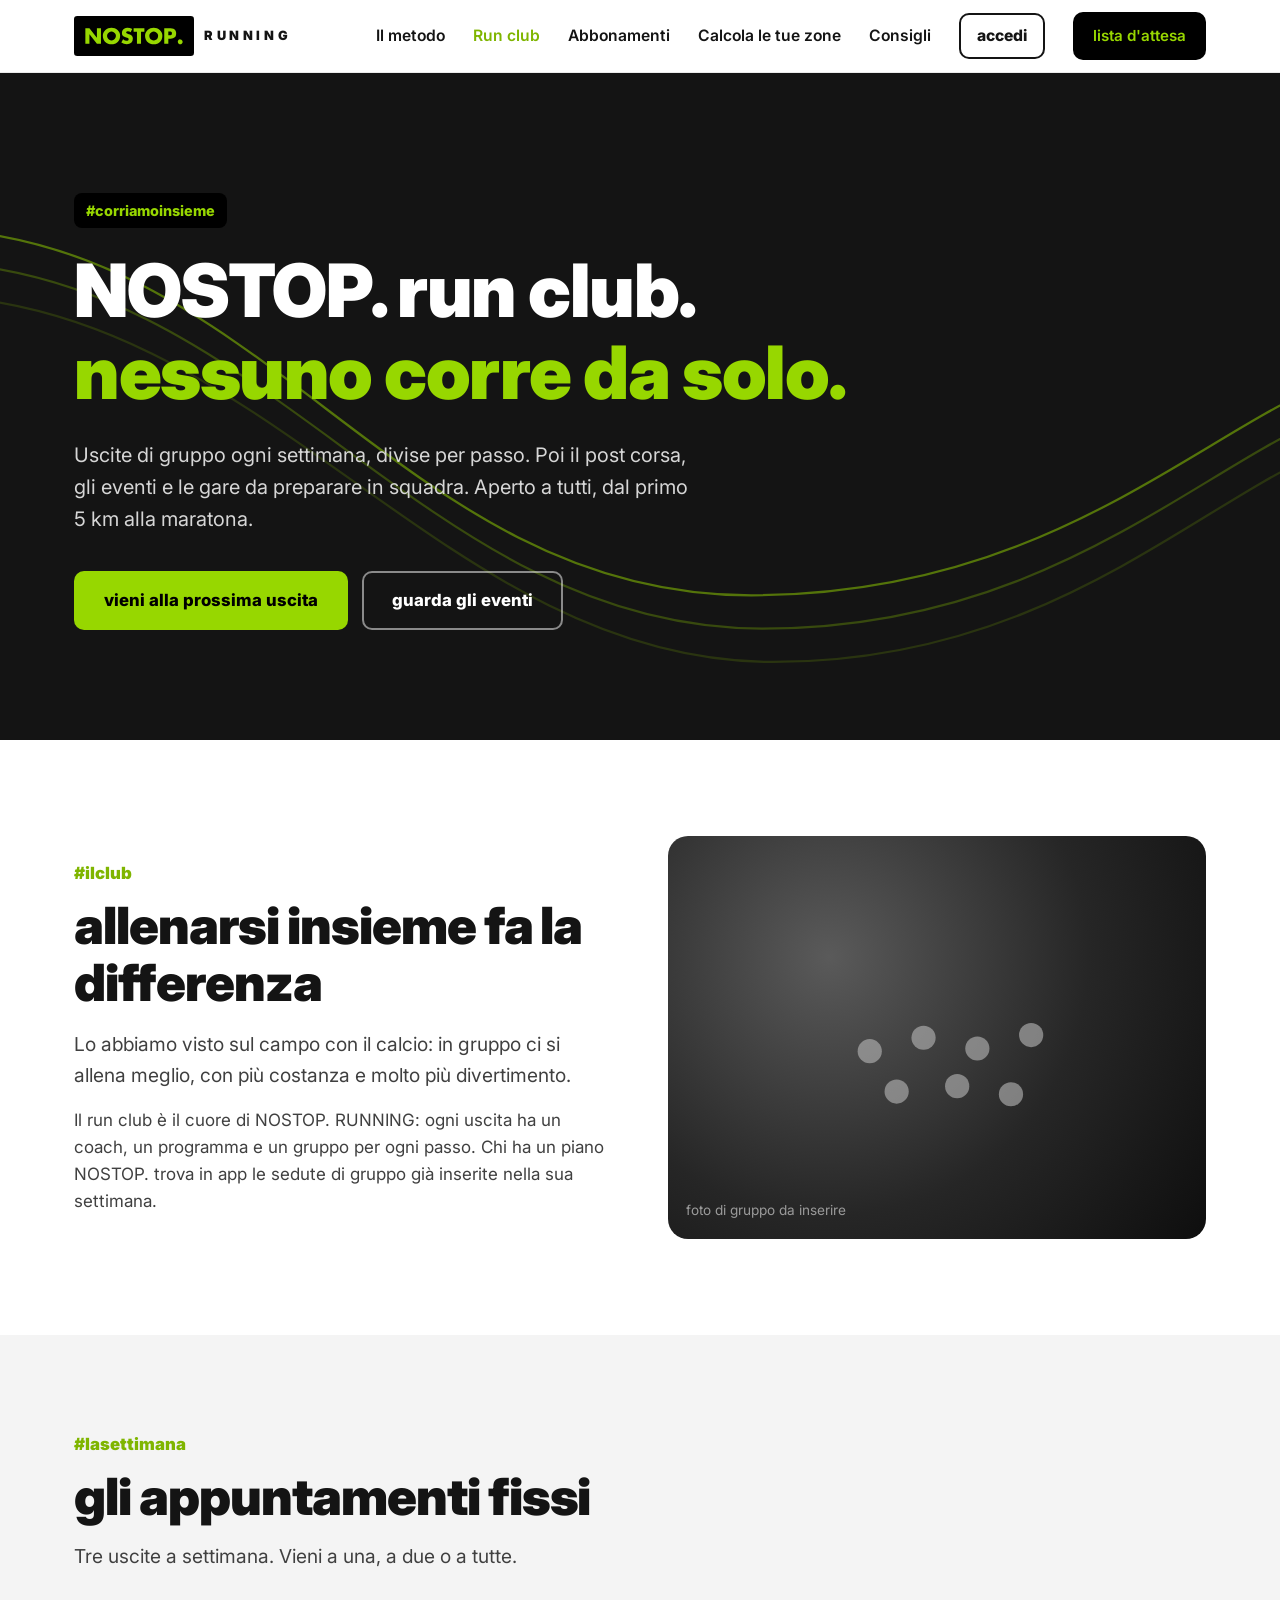
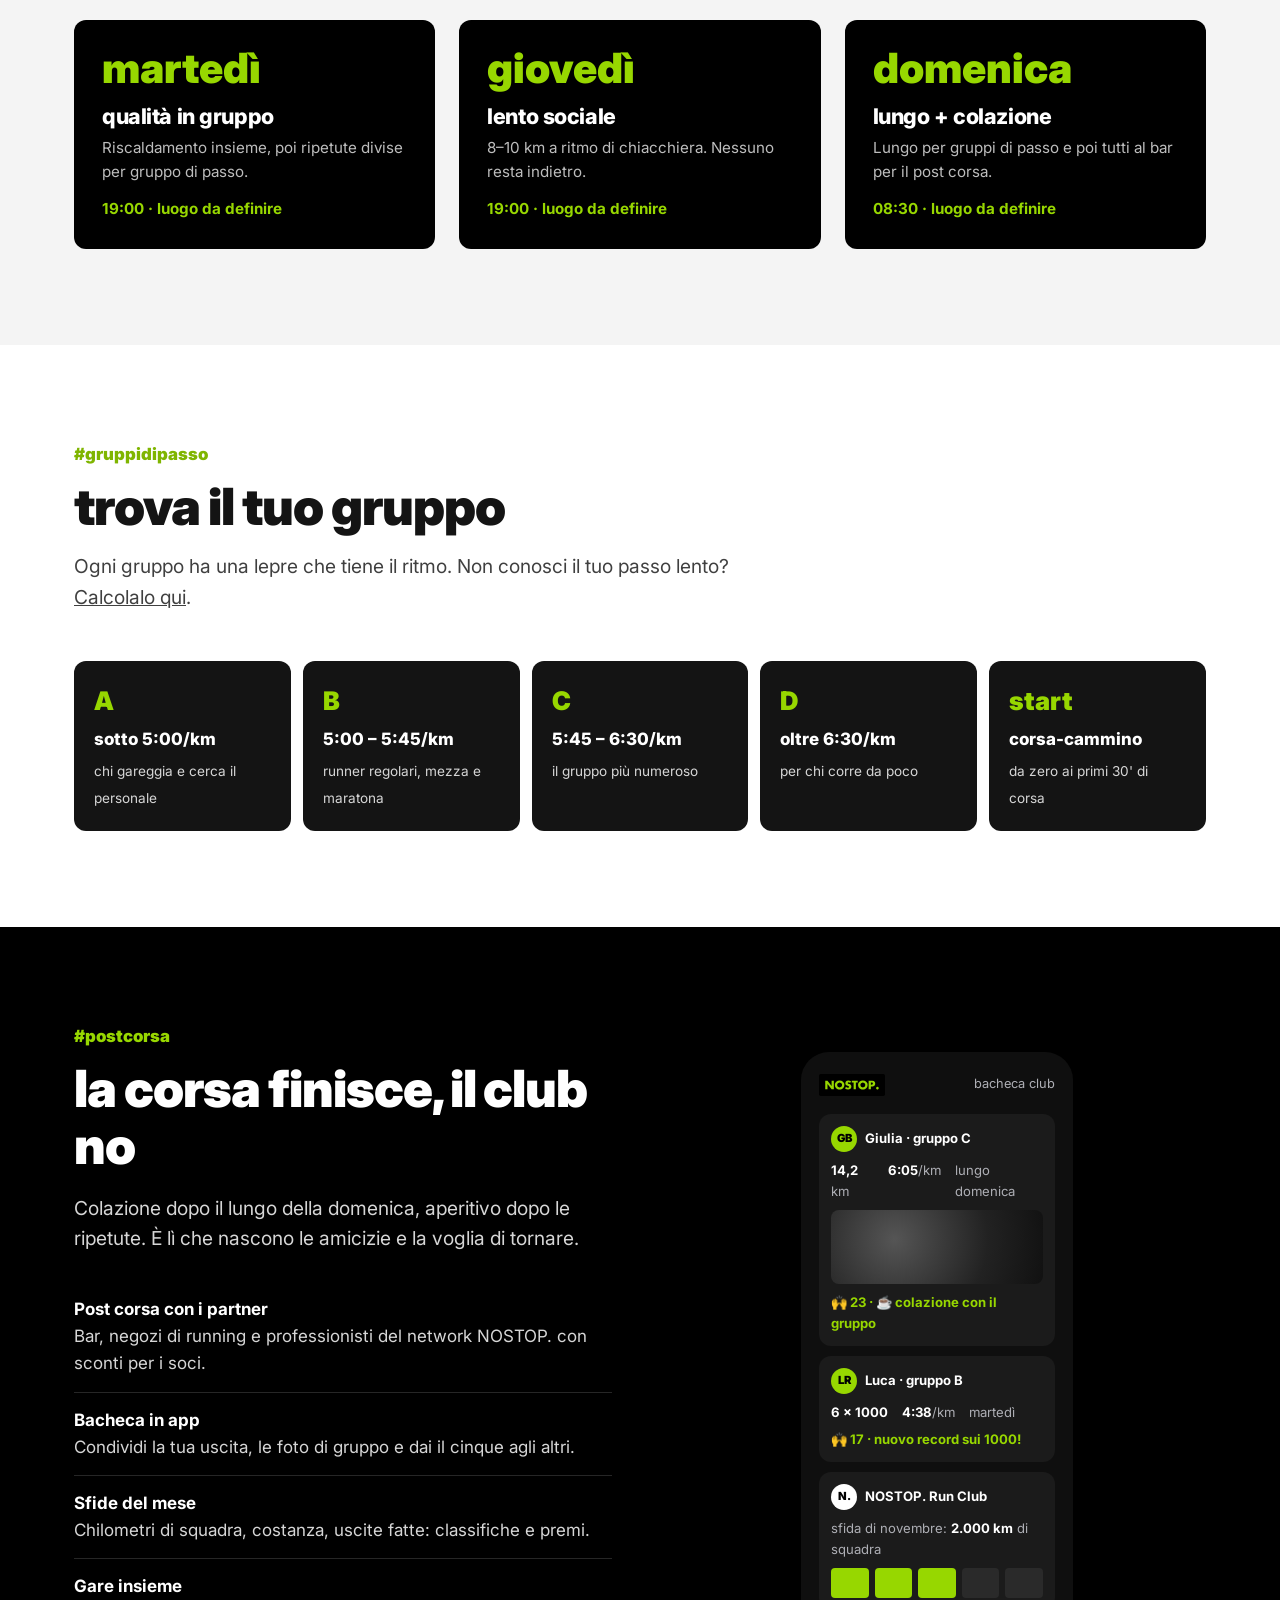
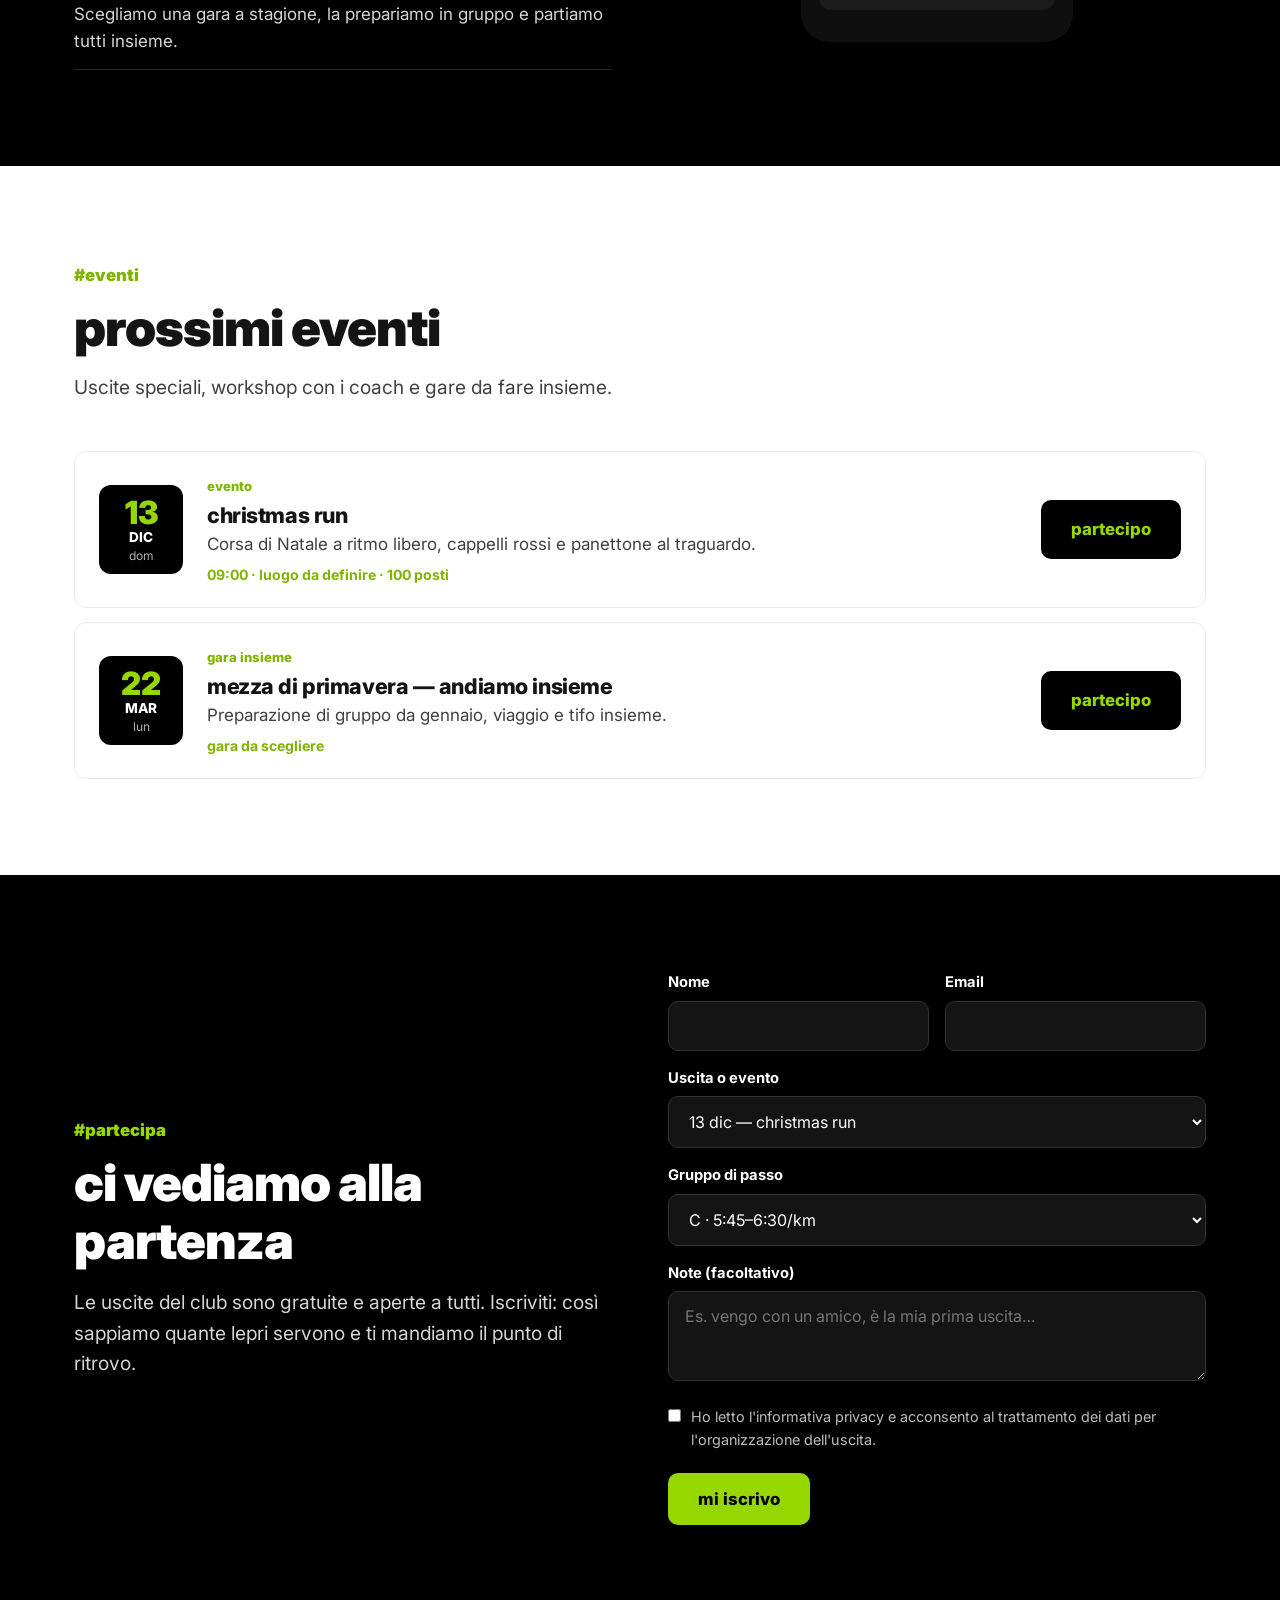
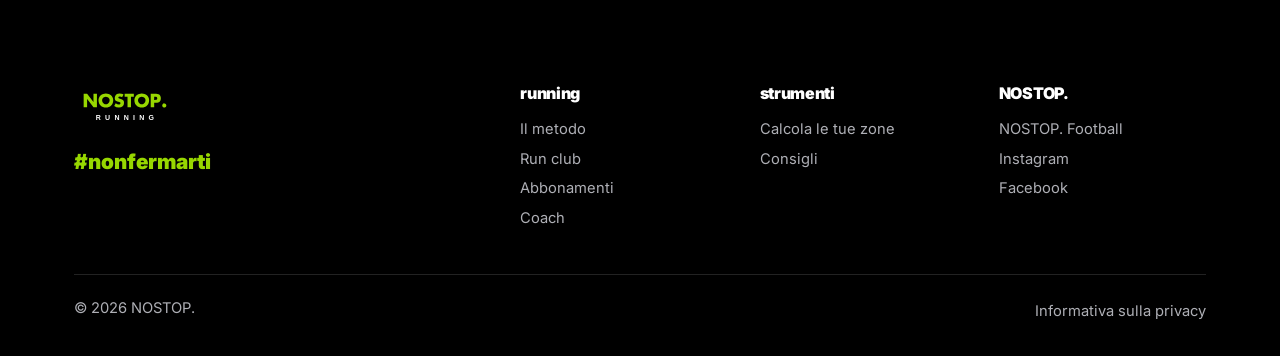
<file: club.html>
<!doctype html>
<html lang="it">
<head>
  <meta charset="utf-8">
  <meta name="viewport" content="width=device-width, initial-scale=1">
  <!-- BOZZA: togliere noindex al lancio ufficiale -->
  <meta name="robots" content="noindex, nofollow">
  <title>NOSTOP. Run Club — corriamo insieme</title>
  <meta name="description" content="NOSTOP. Run Club: uscite di gruppo ogni settimana divise per passo, post corsa insieme, eventi e gare da preparare in squadra. Aperto a tutti.">
  <link rel="icon" href="app/icone/icona.svg" type="image/svg+xml">
  <link rel="apple-touch-icon" href="app/icone/icona-180.png">
  <link rel="manifest" href="manifest.webmanifest">
  <meta name="theme-color" content="#000000">
  <meta name="apple-mobile-web-app-capable" content="yes">
  <meta name="apple-mobile-web-app-title" content="NOSTOP.">
  <link rel="preconnect" href="https://fonts.googleapis.com">
  <link rel="preconnect" href="https://fonts.gstatic.com" crossorigin>
  <link href="https://fonts.googleapis.com/css2?family=Inter:wght@400;600;700;800;900&display=swap" rel="stylesheet">
  <link rel="stylesheet" href="css/style.css">
</head>
<body>

<header class="site-header">
  <div class="wrap">
    <a class="brand" href="index.html" aria-label="NOSTOP. RUNNING home">
      <img src="img/logo-nostop.svg" alt="NOSTOP."><span>RUNNING</span>
    </a>
    <button class="menu-toggle" aria-label="Apri menu"><span></span><span></span><span></span></button>
    <nav class="nav">
      <a href="index.html#metodo">Il metodo</a>
      <a class="active" href="club.html">Run club</a>
      <a href="index.html#abbonamenti">Abbonamenti</a>
      <a href="calcolatore.html">Calcola le tue zone</a>
      <a href="consigli.html">Consigli</a>
      <a class="accedi" href="app/">accedi</a>
      <a class="btn btn-black" href="index.html#lista-attesa">lista d'attesa</a>
    </nav>
  </div>
</header>

<!-- HERO -->
<section class="hero">
  <svg class="track" viewBox="0 0 1200 600" preserveAspectRatio="xMidYMid slice" aria-hidden="true">
    <g fill="none" stroke="#97d700" stroke-width="2">
      <path d="M-50 140 C 260 140, 380 470, 700 470 S 1150 260, 1300 260" opacity=".9"/>
      <path d="M-50 170 C 260 170, 400 500, 710 500 S 1150 290, 1300 290" opacity=".5"/>
      <path d="M-50 200 C 260 200, 420 530, 720 530 S 1150 320, 1300 320" opacity=".3"/>
    </g>
  </svg>
  <div class="wrap">
    <span class="badge">#corriamoinsieme</span>
    <h1>NOSTOP. run club.<br><em>nessuno corre da solo.</em></h1>
    <p>Uscite di gruppo ogni settimana, divise per passo. Poi il post corsa, gli eventi e le gare da preparare in squadra. Aperto a tutti, dal primo 5 km alla maratona.</p>
    <div class="cta">
      <a class="btn btn-lime" href="#partecipa">vieni alla prossima uscita</a>
      <a class="btn btn-ghost" href="#eventi-sez">guarda gli eventi</a>
    </div>
  </div>
</section>

<!-- COS'È -->
<section>
  <div class="wrap split">
    <div>
      <span class="tag">#ilclub</span>
      <h2>allenarsi insieme fa la differenza</h2>
      <p class="lead" style="margin-top:18px">Lo abbiamo visto sul campo con il calcio: in gruppo ci si allena meglio, con più costanza e molto più divertimento.</p>
      <p style="margin-top:16px">Il run club è il cuore di NOSTOP. RUNNING: ogni uscita ha un coach, un programma e un gruppo per ogni passo. Chi ha un piano NOSTOP. trova in app le sedute di gruppo già inserite nella sua settimana.</p>
    </div>
    <div class="photo" role="img" aria-label="Foto del gruppo (da inserire)">
      <!-- Sostituire con foto di gruppo in bianco e nero: <img src="img/club.jpg" alt="..."> -->
      <svg viewBox="0 0 400 300" preserveAspectRatio="xMidYMid slice" aria-hidden="true">
        <g fill="#97d700" opacity=".6"><circle cx="150" cy="160" r="9"/><circle cx="190" cy="150" r="9"/><circle cx="230" cy="158" r="9"/><circle cx="270" cy="148" r="9"/><circle cx="170" cy="190" r="9"/><circle cx="215" cy="186" r="9"/><circle cx="255" cy="192" r="9"/></g>
      </svg>
      <div class="ph">foto di gruppo da inserire</div>
    </div>
  </div>
</section>

<!-- SETTIMANA -->
<section class="soft">
  <div class="wrap">
    <div class="section-head">
      <span class="tag">#lasettimana</span>
      <h2>gli appuntamenti fissi</h2>
      <p class="lead">Tre uscite a settimana. Vieni a una, a due o a tutte.</p>
    </div>
    <div id="settimana" class="grid g3"></div>
  </div>
</section>

<!-- GRUPPI DI PASSO -->
<section>
  <div class="wrap">
    <div class="section-head">
      <span class="tag">#gruppidipasso</span>
      <h2>trova il tuo gruppo</h2>
      <p class="lead">Ogni gruppo ha una lepre che tiene il ritmo. Non conosci il tuo passo lento? <a href="calcolatore.html">Calcolalo qui</a>.</p>
    </div>
    <div class="pace-groups">
      <div class="pg"><b>A</b><span>sotto 5:00/km</span><small>chi gareggia e cerca il personale</small></div>
      <div class="pg"><b>B</b><span>5:00 – 5:45/km</span><small>runner regolari, mezza e maratona</small></div>
      <div class="pg"><b>C</b><span>5:45 – 6:30/km</span><small>il gruppo più numeroso</small></div>
      <div class="pg"><b>D</b><span>oltre 6:30/km</span><small>per chi corre da poco</small></div>
      <div class="pg"><b>start</b><span>corsa-cammino</span><small>da zero ai primi 30' di corsa</small></div>
    </div>
  </div>
</section>

<!-- POST CORSA + COMMUNITY APP -->
<section class="dark">
  <div class="wrap split">
    <div>
      <span class="tag">#postcorsa</span>
      <h2>la corsa finisce, il club no</h2>
      <p class="lead" style="margin-top:18px">Colazione dopo il lungo della domenica, aperitivo dopo le ripetute. È lì che nascono le amicizie e la voglia di tornare.</p>
      <ul class="app-list">
        <li><b>Post corsa con i partner</b>Bar, negozi di running e professionisti del network NOSTOP. con sconti per i soci.</li>
        <li><b>Bacheca in app</b>Condividi la tua uscita, le foto di gruppo e dai il cinque agli altri.</li>
        <li><b>Sfide del mese</b>Chilometri di squadra, costanza, uscite fatte: classifiche e premi.</li>
        <li><b>Gare insieme</b>Scegliamo una gara a stagione, la prepariamo in gruppo e partiamo tutti insieme.</li>
      </ul>
    </div>
    <div class="phone" aria-label="Anteprima bacheca del club in app">
      <div class="screen feed">
        <div class="top"><img src="img/logo-nostop.svg" alt=""><span class="day">bacheca club</span></div>
        <div class="post-run">
          <div class="who"><span class="av">GB</span>Giulia · gruppo C</div>
          <div class="stats"><span><b>14,2</b> km</span><span><b>6:05</b>/km</span><span>lungo domenica</span></div>
          <div class="pic"></div>
          <div class="kudos">🙌 23 · ☕ colazione con il gruppo</div>
        </div>
        <div class="post-run">
          <div class="who"><span class="av">LR</span>Luca · gruppo B</div>
          <div class="stats"><span><b>6 × 1000</b></span><span><b>4:38</b>/km</span><span>martedì</span></div>
          <div class="kudos">🙌 17 · nuovo record sui 1000!</div>
        </div>
        <div class="post-run">
          <div class="who"><span class="av" style="background:#fff">N.</span>NOSTOP. Run Club</div>
          <div class="stats"><span>sfida di novembre: <b>2.000 km</b> di squadra</span></div>
          <div class="bars" aria-hidden="true" style="height:30px;margin-top:8px"><i class="on" style="height:100%"></i><i class="on" style="height:100%"></i><i class="on" style="height:100%"></i><i style="height:100%"></i><i style="height:100%"></i></div>
        </div>
      </div>
    </div>
  </div>
</section>

<!-- EVENTI -->
<section id="eventi-sez">
  <div class="wrap">
    <div class="section-head">
      <span class="tag">#eventi</span>
      <h2>prossimi eventi</h2>
      <p class="lead">Uscite speciali, workshop con i coach e gare da fare insieme.</p>
    </div>
    <div id="eventi" class="events"></div>
  </div>
</section>

<!-- ISCRIZIONE -->
<section id="partecipa" class="dark">
  <div class="wrap split">
    <div>
      <span class="tag">#partecipa</span>
      <h2>ci vediamo alla partenza</h2>
      <p class="lead" style="margin-top:18px">Le uscite del club sono gratuite e aperte a tutti. Iscriviti: così sappiamo quante lepri servono e ti mandiamo il punto di ritrovo.</p>
    </div>
    <div>
      <form class="form" data-table="iscrizioni_club" data-ok="club-ok">
        <div><label for="c-nome">Nome</label><input id="c-nome" name="nome" required maxlength="80" autocomplete="given-name"></div>
        <div><label for="c-email">Email</label><input id="c-email" name="email" type="email" required maxlength="160" autocomplete="email"></div>
        <div class="full"><label for="evento">Uscita o evento</label><select id="evento" name="evento"></select></div>
        <div class="full">
          <label for="gruppo">Gruppo di passo</label>
          <select id="gruppo" name="gruppo">
            <option>A · sotto 5:00/km</option><option>B · 5:00–5:45/km</option><option selected>C · 5:45–6:30/km</option><option>D · oltre 6:30/km</option><option>start · corsa-cammino</option><option>non lo so</option>
          </select>
        </div>
        <div class="full"><label for="c-note">Note (facoltativo)</label><textarea id="c-note" name="note" maxlength="500" placeholder="Es. vengo con un amico, è la mia prima uscita…"></textarea></div>
        <div class="hp" aria-hidden="true"><label>Sito<input name="sito" tabindex="-1" autocomplete="off"></label></div>
        <div class="full">
          <label class="check"><input type="checkbox" name="privacy" required> Ho letto l'informativa privacy e acconsento al trattamento dei dati per l'organizzazione dell'uscita.</label>
        </div>
        <div class="form-err">Qualcosa non ha funzionato. Riprova tra poco o scrivici su Instagram.</div>
        <div class="full"><button class="btn btn-lime" type="submit">mi iscrivo</button></div>
      </form>
      <div id="club-ok" class="form-ok">Perfetto<span class="name"></span>! Sei iscritto. Ti mandiamo punto di ritrovo e dettagli via email.</div>
    </div>
  </div>
</section>

<footer class="site-footer">
  <div class="wrap">
    <div class="cols">
      <div><img src="img/logo-nostop-running.svg" alt="NOSTOP. RUNNING"><div class="hashtag">#nonfermarti</div></div>
      <div><h4>running</h4><a href="index.html#metodo">Il metodo</a><a href="club.html">Run club</a><a href="index.html#abbonamenti">Abbonamenti</a><a href="index.html#coach">Coach</a></div>
      <div><h4>strumenti</h4><a href="calcolatore.html">Calcola le tue zone</a><a href="consigli.html">Consigli</a></div>
      <div><h4>NOSTOP.</h4><a href="https://www.footballnostop.it/">NOSTOP. Football</a><a href="https://www.instagram.com/football_nostop/">Instagram</a><a href="https://www.facebook.com/footballnostop/">Facebook</a></div>
    </div>
    <div class="legal"><span>© <span id="year">2026</span> NOSTOP.</span><a href="https://www.footballnostop.it/privacy">Informativa sulla privacy</a></div>
  </div>
</footer>

<script src="js/config.js"></script>
<script src="js/eventi.js"></script>
<script src="js/club.js"></script>
<script src="js/main.js"></script>
</body>
</html>
</file>
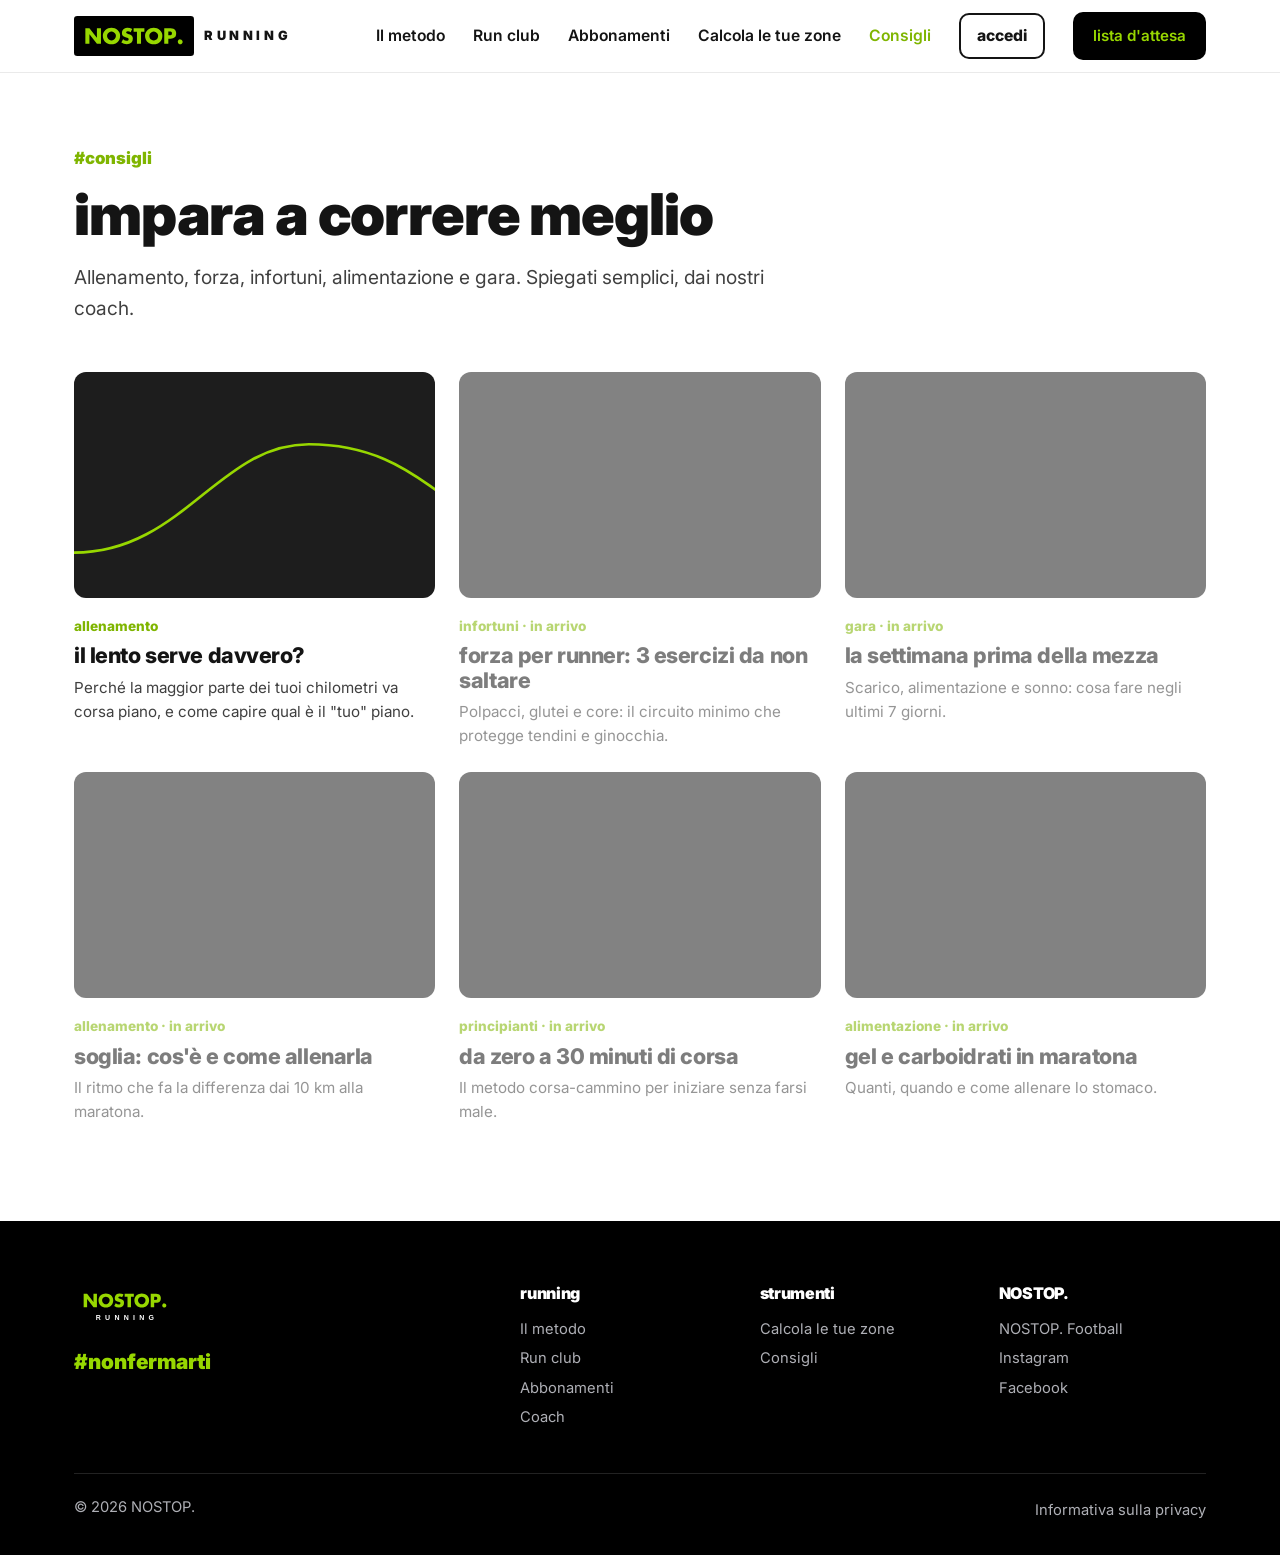
<file: consigli.html>
<!doctype html>
<html lang="it">
<head>
  <meta charset="utf-8">
  <meta name="viewport" content="width=device-width, initial-scale=1">
  <!-- BOZZA: togliere noindex al lancio ufficiale -->
  <meta name="robots" content="noindex, nofollow">
  <title>Consigli di corsa — NOSTOP. RUNNING</title>
  <meta name="description" content="Articoli NOSTOP. RUNNING su allenamento, prevenzione infortuni, forza, alimentazione e preparazione gara per runner amatori.">
  <link rel="icon" href="app/icone/icona.svg" type="image/svg+xml">
  <link rel="apple-touch-icon" href="app/icone/icona-180.png">
  <link rel="manifest" href="manifest.webmanifest">
  <meta name="theme-color" content="#000000">
  <meta name="apple-mobile-web-app-capable" content="yes">
  <meta name="apple-mobile-web-app-title" content="NOSTOP.">
  <link rel="preconnect" href="https://fonts.googleapis.com">
  <link rel="preconnect" href="https://fonts.gstatic.com" crossorigin>
  <link href="https://fonts.googleapis.com/css2?family=Inter:wght@400;600;700;800;900&display=swap" rel="stylesheet">
  <link rel="stylesheet" href="css/style.css">
</head>
<body>

<header class="site-header">
  <div class="wrap">
    <a class="brand" href="index.html" aria-label="NOSTOP. RUNNING home">
      <img src="img/logo-nostop.svg" alt="NOSTOP."><span>RUNNING</span>
    </a>
    <button class="menu-toggle" aria-label="Apri menu"><span></span><span></span><span></span></button>
    <nav class="nav">
      <a href="index.html#metodo">Il metodo</a>
      <a href="club.html">Run club</a>
      <a href="index.html#abbonamenti">Abbonamenti</a>
      <a href="calcolatore.html">Calcola le tue zone</a>
      <a class="active" href="consigli.html">Consigli</a>
      <a class="accedi" href="app/">accedi</a>
      <a class="btn btn-black" href="index.html#lista-attesa">lista d'attesa</a>
    </nav>
  </div>
</header>

<section style="padding-top:72px">
  <div class="wrap">
    <div class="section-head">
      <span class="tag">#consigli</span>
      <h1 style="font-size:clamp(2.2rem,5vw,3.6rem)">impara a correre meglio</h1>
      <p class="lead">Allenamento, forza, infortuni, alimentazione e gara. Spiegati semplici, dai nostri coach.</p>
    </div>
    <div class="grid g3">
      <a class="post" href="consigli/il-lento-serve.html">
        <div class="thumb"><svg viewBox="0 0 400 250" preserveAspectRatio="xMidYMid slice" aria-hidden="true"><path d="M0 200 C 120 200, 160 80, 260 80 S 400 140, 420 140" fill="none" stroke="#97d700" stroke-width="3"/></svg></div>
        <span class="cat">allenamento</span>
        <h3>il lento serve davvero?</h3>
        <p>Perché la maggior parte dei tuoi chilometri va corsa piano, e come capire qual è il "tuo" piano.</p>
      </a>
      <a class="post soon" href="#"><div class="thumb"></div><span class="cat">infortuni · in arrivo</span><h3>forza per runner: 3 esercizi da non saltare</h3><p>Polpacci, glutei e core: il circuito minimo che protegge tendini e ginocchia.</p></a>
      <a class="post soon" href="#"><div class="thumb"></div><span class="cat">gara · in arrivo</span><h3>la settimana prima della mezza</h3><p>Scarico, alimentazione e sonno: cosa fare negli ultimi 7 giorni.</p></a>
      <a class="post soon" href="#"><div class="thumb"></div><span class="cat">allenamento · in arrivo</span><h3>soglia: cos'è e come allenarla</h3><p>Il ritmo che fa la differenza dai 10 km alla maratona.</p></a>
      <a class="post soon" href="#"><div class="thumb"></div><span class="cat">principianti · in arrivo</span><h3>da zero a 30 minuti di corsa</h3><p>Il metodo corsa-cammino per iniziare senza farsi male.</p></a>
      <a class="post soon" href="#"><div class="thumb"></div><span class="cat">alimentazione · in arrivo</span><h3>gel e carboidrati in maratona</h3><p>Quanti, quando e come allenare lo stomaco.</p></a>
    </div>
  </div>
</section>

<footer class="site-footer">
  <div class="wrap">
    <div class="cols">
      <div><img src="img/logo-nostop-running.svg" alt="NOSTOP. RUNNING"><div class="hashtag">#nonfermarti</div></div>
      <div><h4>running</h4><a href="index.html#metodo">Il metodo</a><a href="club.html">Run club</a><a href="index.html#abbonamenti">Abbonamenti</a><a href="index.html#coach">Coach</a></div>
      <div><h4>strumenti</h4><a href="calcolatore.html">Calcola le tue zone</a><a href="consigli.html">Consigli</a></div>
      <div><h4>NOSTOP.</h4><a href="https://www.footballnostop.it/">NOSTOP. Football</a><a href="https://www.instagram.com/football_nostop/">Instagram</a><a href="https://www.facebook.com/footballnostop/">Facebook</a></div>
    </div>
    <div class="legal"><span>© <span id="year">2026</span> NOSTOP.</span><a href="https://www.footballnostop.it/privacy">Informativa sulla privacy</a></div>
  </div>
</footer>

<script src="js/main.js"></script>
</body>
</html>
</file>
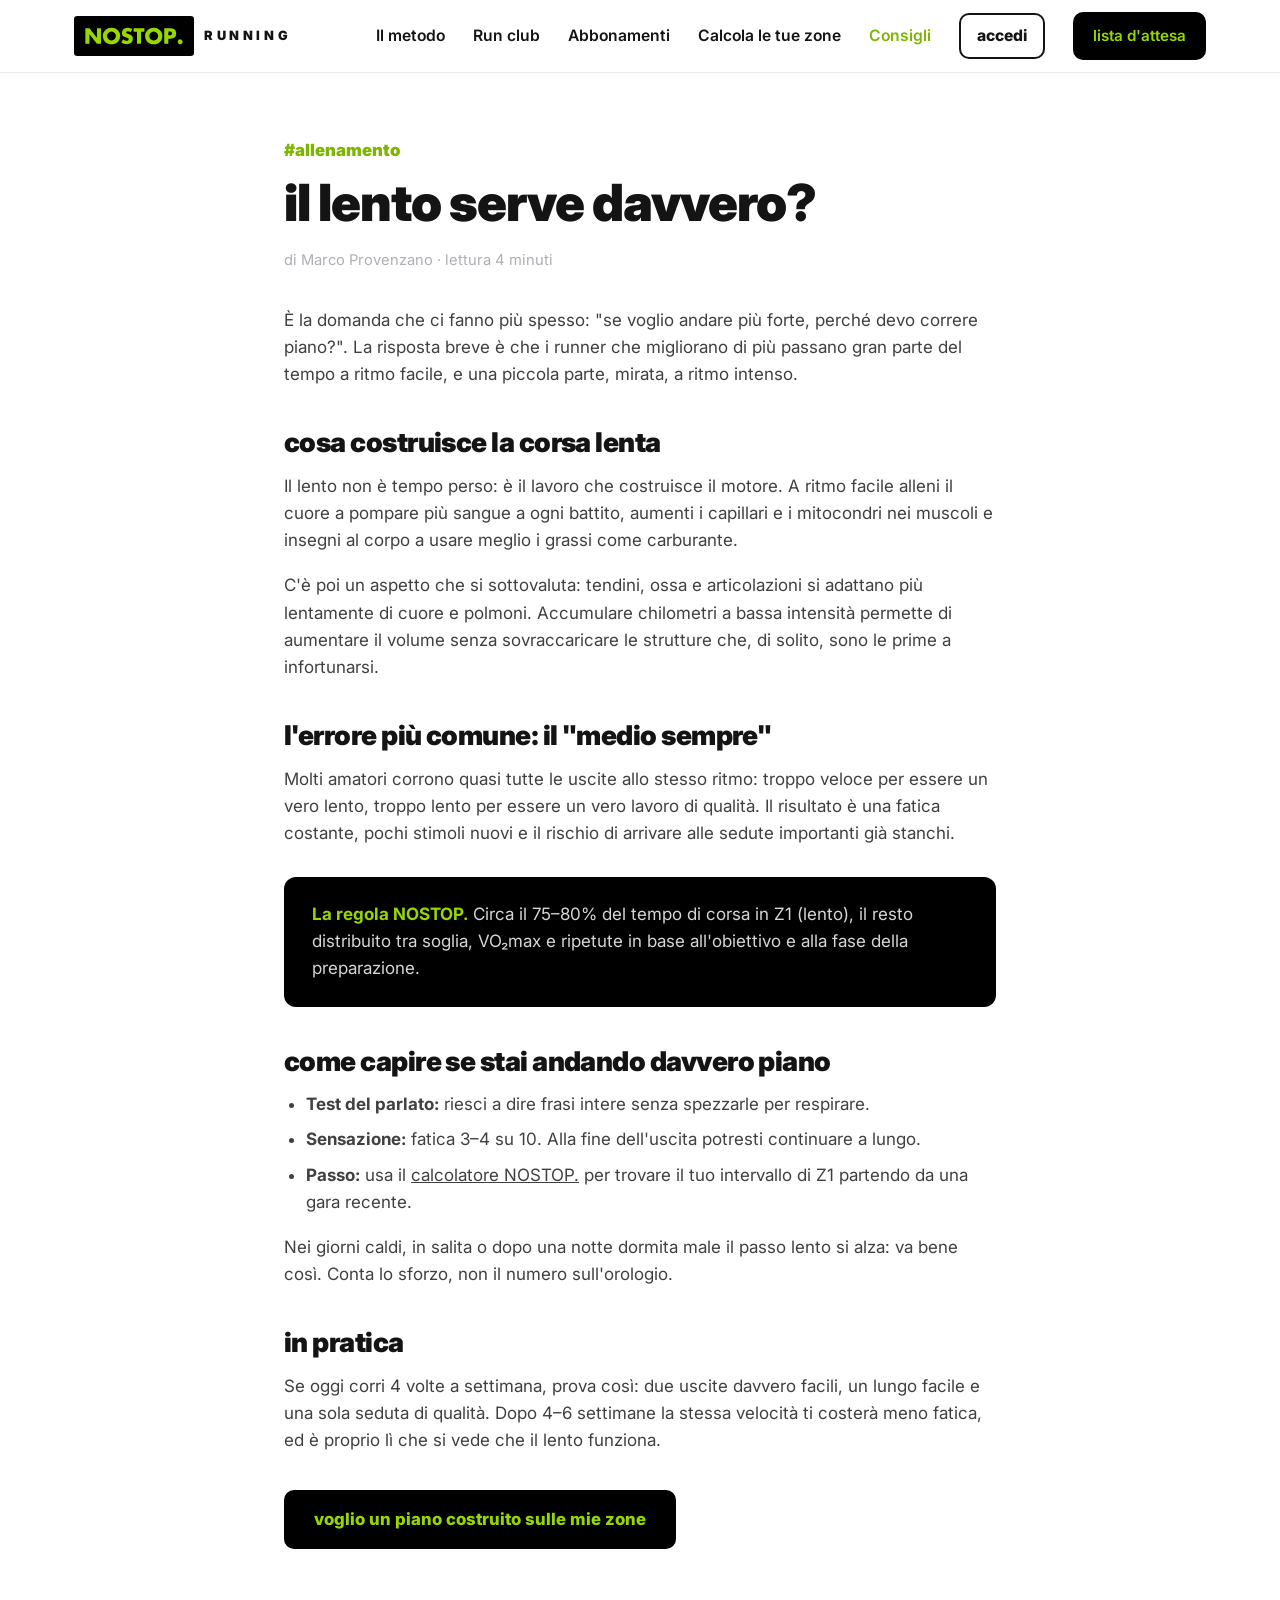
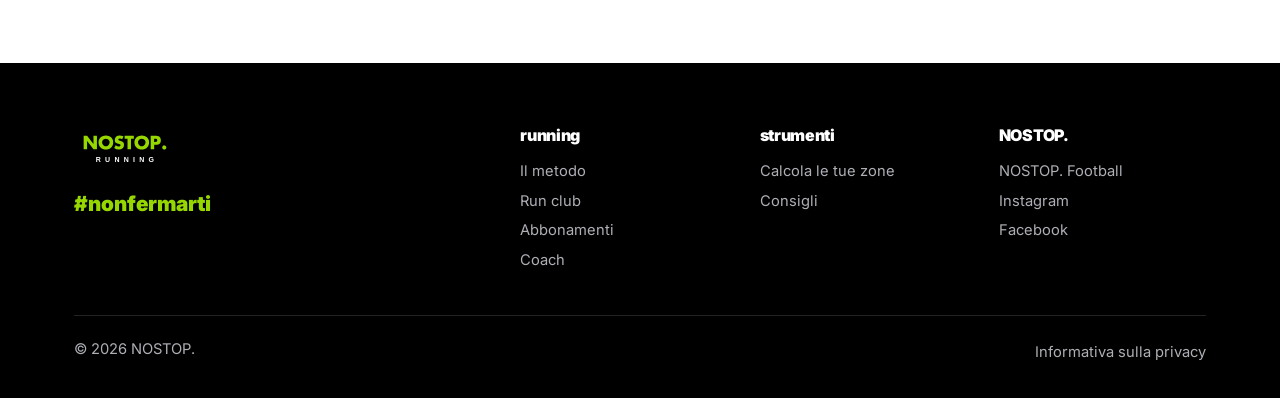
<file: consigli/il-lento-serve.html>
<!doctype html>
<html lang="it">
<head>
  <meta charset="utf-8">
  <meta name="viewport" content="width=device-width, initial-scale=1">
  <!-- BOZZA: togliere noindex al lancio ufficiale -->
  <meta name="robots" content="noindex, nofollow">
  <title>Il lento serve davvero? — NOSTOP. RUNNING</title>
  <meta name="description" content="Perché la maggior parte dei chilometri va corsa a ritmo facile, cosa succede al corpo nella corsa lenta e come trovare il tuo passo lento.">
  <link rel="icon" href="../app/icone/icona.svg" type="image/svg+xml">
  <link rel="apple-touch-icon" href="../app/icone/icona-180.png">
  <link rel="manifest" href="../manifest.webmanifest">
  <meta name="theme-color" content="#000000">
  <meta name="apple-mobile-web-app-capable" content="yes">
  <meta name="apple-mobile-web-app-title" content="NOSTOP.">
  <link rel="preconnect" href="https://fonts.googleapis.com">
  <link rel="preconnect" href="https://fonts.gstatic.com" crossorigin>
  <link href="https://fonts.googleapis.com/css2?family=Inter:wght@400;600;700;800;900&display=swap" rel="stylesheet">
  <link rel="stylesheet" href="../css/style.css">
</head>
<body>

<header class="site-header">
  <div class="wrap">
    <a class="brand" href="../index.html" aria-label="NOSTOP. RUNNING home">
      <img src="../img/logo-nostop.svg" alt="NOSTOP."><span>RUNNING</span>
    </a>
    <button class="menu-toggle" aria-label="Apri menu"><span></span><span></span><span></span></button>
    <nav class="nav">
      <a href="../index.html#metodo">Il metodo</a>
      <a href="../club.html">Run club</a>
      <a href="../index.html#abbonamenti">Abbonamenti</a>
      <a href="../calcolatore.html">Calcola le tue zone</a>
      <a class="active" href="../consigli.html">Consigli</a>
      <a class="accedi" href="../app/">accedi</a>
      <a class="btn btn-black" href="../index.html#lista-attesa">lista d'attesa</a>
    </nav>
  </div>
</header>

<section style="padding-top:64px">
  <article class="wrap article">
    <span class="tag">#allenamento</span>
    <h1>il lento serve davvero?</h1>
    <div class="meta">di Marco Provenzano · lettura 4 minuti</div>

    <p>È la domanda che ci fanno più spesso: "se voglio andare più forte, perché devo correre piano?". La risposta breve è che i runner che migliorano di più passano gran parte del tempo a ritmo facile, e una piccola parte, mirata, a ritmo intenso.</p>

    <h2>cosa costruisce la corsa lenta</h2>
    <p>Il lento non è tempo perso: è il lavoro che costruisce il motore. A ritmo facile alleni il cuore a pompare più sangue a ogni battito, aumenti i capillari e i mitocondri nei muscoli e insegni al corpo a usare meglio i grassi come carburante.</p>
    <p>C'è poi un aspetto che si sottovaluta: tendini, ossa e articolazioni si adattano più lentamente di cuore e polmoni. Accumulare chilometri a bassa intensità permette di aumentare il volume senza sovraccaricare le strutture che, di solito, sono le prime a infortunarsi.</p>

    <h2>l'errore più comune: il "medio sempre"</h2>
    <p>Molti amatori corrono quasi tutte le uscite allo stesso ritmo: troppo veloce per essere un vero lento, troppo lento per essere un vero lavoro di qualità. Il risultato è una fatica costante, pochi stimoli nuovi e il rischio di arrivare alle sedute importanti già stanchi.</p>

    <div class="box"><b>La regola NOSTOP.</b> Circa il 75–80% del tempo di corsa in Z1 (lento), il resto distribuito tra soglia, VO₂max e ripetute in base all'obiettivo e alla fase della preparazione.</div>

    <h2>come capire se stai andando davvero piano</h2>
    <ul>
      <li><b>Test del parlato:</b> riesci a dire frasi intere senza spezzarle per respirare.</li>
      <li><b>Sensazione:</b> fatica 3–4 su 10. Alla fine dell'uscita potresti continuare a lungo.</li>
      <li><b>Passo:</b> usa il <a href="../calcolatore.html">calcolatore NOSTOP.</a> per trovare il tuo intervallo di Z1 partendo da una gara recente.</li>
    </ul>
    <p>Nei giorni caldi, in salita o dopo una notte dormita male il passo lento si alza: va bene così. Conta lo sforzo, non il numero sull'orologio.</p>

    <h2>in pratica</h2>
    <p>Se oggi corri 4 volte a settimana, prova così: due uscite davvero facili, un lungo facile e una sola seduta di qualità. Dopo 4–6 settimane la stessa velocità ti costerà meno fatica, ed è proprio lì che si vede che il lento funziona.</p>

    <p style="margin-top:36px"><a class="btn btn-black" href="../index.html#lista-attesa">voglio un piano costruito sulle mie zone</a></p>
  </article>
</section>

<footer class="site-footer">
  <div class="wrap">
    <div class="cols">
      <div><img src="../img/logo-nostop-running.svg" alt="NOSTOP. RUNNING"><div class="hashtag">#nonfermarti</div></div>
      <div><h4>running</h4><a href="../index.html#metodo">Il metodo</a><a href="../club.html">Run club</a><a href="../index.html#abbonamenti">Abbonamenti</a><a href="../index.html#coach">Coach</a></div>
      <div><h4>strumenti</h4><a href="../calcolatore.html">Calcola le tue zone</a><a href="../consigli.html">Consigli</a></div>
      <div><h4>NOSTOP.</h4><a href="https://www.footballnostop.it/">NOSTOP. Football</a><a href="https://www.instagram.com/football_nostop/">Instagram</a><a href="https://www.facebook.com/footballnostop/">Facebook</a></div>
    </div>
    <div class="legal"><span>© <span id="year">2026</span> NOSTOP.</span><a href="https://www.footballnostop.it/privacy">Informativa sulla privacy</a></div>
  </div>
</footer>

<script src="../js/main.js"></script>
</body>
</html>
</file>
<file: css/style.css>
/* NOSTOP. RUNNING — stile ripreso da footballnostop.it
   nero + verde lime #97D700, Inter 900 minuscolo, foto in bianco e nero */

:root {
  --lime: #97d700;
  --lime-dark: #7fb500;
  --black: #000;
  --ink: #141414;
  --text: #404040;
  --muted: #aeafb5;
  --line: #d6d6d6;
  --soft: #f4f4f4;
  --white: #fff;
  --radius: 12px;
  --max: 1180px;
}

* { box-sizing: border-box; margin: 0; padding: 0; }
html { scroll-behavior: smooth; }
body {
  font-family: Inter, Helvetica, Arial, sans-serif;
  color: var(--text);
  background: var(--white);
  line-height: 1.6;
  font-size: 17px;
  -webkit-font-smoothing: antialiased;
}
img { max-width: 100%; display: block; }
a { color: inherit; }

.wrap { max-width: var(--max); margin: 0 auto; padding: 0 24px; }

h1, h2, h3, h4 { color: var(--ink); font-weight: 900; line-height: 1.12; letter-spacing: -0.02em; }
h1 { font-size: clamp(2.4rem, 6vw, 4.6rem); }
h2 { font-size: clamp(2rem, 4.4vw, 3.2rem); }
h3 { font-size: 1.35rem; font-weight: 800; }
.tag { color: var(--lime-dark); font-weight: 900; font-size: 1.05rem; display: block; margin-bottom: 10px; }
.lead { font-size: 1.2rem; max-width: 720px; }

/* ---------- bottoni (box nero, testo lime come "iscriviti ora!") ---------- */
.btn {
  display: inline-block; text-decoration: none; font-weight: 800; font-size: 1.05rem;
  padding: 14px 28px; border-radius: 10px; border: 2px solid transparent;
  transition: transform .15s ease, background .15s ease;
  cursor: pointer; font-family: inherit;
}
.btn:hover { transform: translateY(-2px); }
.btn-black { background: var(--black); color: var(--lime); }
.btn-lime { background: var(--lime); color: var(--black); }
.btn-ghost { background: transparent; color: var(--white); border-color: rgba(255,255,255,.5); }
.btn-outline { background: transparent; color: var(--ink); border-color: var(--ink); }

/* ---------- header ---------- */
.site-header {
  position: sticky; top: 0; z-index: 50; background: var(--white);
  border-bottom: 1px solid #eaeaea;
}
.site-header .wrap { display: flex; align-items: center; justify-content: space-between; height: 72px; }
.brand { display: flex; align-items: center; gap: 10px; text-decoration: none; }
.brand img { height: 40px; width: auto; }
.brand span { font-weight: 900; color: var(--ink); letter-spacing: .28em; font-size: .8rem; }
.nav { display: flex; align-items: center; gap: 28px; }
.nav a { text-decoration: none; font-weight: 600; color: var(--ink); font-size: .98rem; }
.nav a:hover, .nav a.active { color: var(--lime-dark); }
.nav .btn { padding: 10px 18px; font-size: .95rem; color: var(--lime); }
.nav .btn:hover { color: var(--lime); }
.menu-toggle { display: none; background: none; border: 0; cursor: pointer; padding: 8px; }
.menu-toggle span { display: block; width: 24px; height: 2px; background: var(--ink); margin: 5px 0; }

/* ---------- hero ---------- */
.hero {
  position: relative; background: var(--ink); color: var(--white); overflow: hidden;
  padding: 120px 0 110px;
}
.hero .track { position: absolute; inset: 0; width: 100%; height: 100%; opacity: .55; }
.hero .wrap { position: relative; }
.hero h1 { color: var(--white); max-width: 900px; }
.hero h1 em { font-style: normal; color: var(--lime); }
.hero p { color: #d6d6d6; font-size: 1.25rem; max-width: 620px; margin: 24px 0 36px; }
.hero .cta { display: flex; gap: 14px; flex-wrap: wrap; }
.hero .badge {
  display: inline-block; background: var(--black); color: var(--lime); font-weight: 800;
  border-radius: 8px; padding: 6px 12px; font-size: .9rem; margin-bottom: 22px;
}

/* ---------- sezioni ---------- */
section { padding: 96px 0; }
section.soft { background: var(--soft); }
section.dark { background: var(--black); color: #d6d6d6; }
section.dark h2, section.dark h3 { color: var(--white); }
section.dark .tag { color: var(--lime); }
.section-head { margin-bottom: 48px; }
.section-head.center { text-align: center; }
.section-head.center .lead { margin: 16px auto 0; }
.section-head .lead { margin-top: 16px; }

.grid { display: grid; gap: 24px; }
.g2 { grid-template-columns: repeat(2, 1fr); }
.g3 { grid-template-columns: repeat(3, 1fr); }
.g4 { grid-template-columns: repeat(4, 1fr); }

.card {
  background: var(--white); border-radius: var(--radius); padding: 30px;
  border: 1px solid #eaeaea;
}
.card h3 { margin-bottom: 10px; }

/* intro due colonne con "foto" in bianco e nero */
.split { display: grid; grid-template-columns: 1fr 1fr; gap: 56px; align-items: center; }
.photo {
  border-radius: 20px; aspect-ratio: 4/3; position: relative; overflow: hidden;
  background:
    radial-gradient(circle at 30% 30%, #5a5a5a 0, #262626 55%, #0e0e0e 100%);
  filter: grayscale(1);
}
.photo img { width: 100%; height: 100%; object-fit: cover; }
.photo .ph {
  position: absolute; inset: 0; display: flex; align-items: flex-end; padding: 18px;
  color: #9a9a9a; font-size: .85rem;
}
.photo svg { position: absolute; inset: 0; width: 100%; height: 100%; }

/* steps "come funziona" */
.step { position: relative; }
.step .n {
  width: 52px; height: 52px; border-radius: 12px; background: var(--black); color: var(--lime);
  display: flex; align-items: center; justify-content: center; font-weight: 900; font-size: 1.3rem;
  margin-bottom: 18px;
}

/* obiettivi */
.goal {
  background: var(--black); color: var(--white); border-radius: var(--radius); padding: 28px;
  display: flex; flex-direction: column; min-height: 210px;
}
.goal .km { color: var(--lime); font-weight: 900; font-size: 2.6rem; line-height: 1; }
.goal h3 { color: var(--white); margin: 14px 0 8px; }
.goal p { color: #bdbdbd; font-size: .95rem; }

/* prezzi */
.plan { display: flex; flex-direction: column; }
.plan .price { font-size: 2.6rem; font-weight: 900; color: var(--ink); margin: 14px 0 4px; }
.plan .price small { font-size: 1rem; font-weight: 600; color: var(--muted); }
.plan ul { list-style: none; margin: 20px 0 28px; flex: 1; }
.plan li { padding: 8px 0 8px 28px; position: relative; border-bottom: 1px solid #f0f0f0; font-size: .97rem; }
.plan li::before {
  content: ""; position: absolute; left: 0; top: 15px; width: 14px; height: 8px;
  border-left: 3px solid var(--lime-dark); border-bottom: 3px solid var(--lime-dark); transform: rotate(-45deg);
}
.plan.featured { background: var(--black); color: #d6d6d6; border-color: var(--black); }
.plan.featured h3, .plan.featured .price { color: var(--white); }
.plan.featured li { border-color: #262626; }
.plan.featured li::before { border-color: var(--lime); }
.plan .pill {
  align-self: flex-start; background: var(--lime); color: var(--black); font-weight: 800;
  font-size: .8rem; padding: 4px 10px; border-radius: 6px; margin-bottom: 12px;
}
.note { font-size: .85rem; color: var(--muted); margin-top: 22px; text-align: center; }

/* coach */
.coach .avatar {
  aspect-ratio: 1; border-radius: 16px; margin-bottom: 18px; background: #1d1d1d;
  display: flex; align-items: center; justify-content: center; color: var(--lime);
  font-weight: 900; font-size: 3rem; filter: grayscale(1);
}
.coach .role { color: var(--lime-dark); font-weight: 700; font-size: .92rem; margin-bottom: 10px; }

/* mockup telefono app */
.phone {
  width: 300px; max-width: 100%; margin: 0 auto; background: var(--black); border-radius: 40px;
  padding: 14px; box-shadow: 0 30px 60px rgba(0,0,0,.35);
}
.screen { background: #0f0f0f; border-radius: 28px; padding: 22px 18px; color: #d6d6d6; min-height: 560px; }
.screen .top { display: flex; justify-content: space-between; align-items: center; margin-bottom: 18px; }
.screen .top img { height: 22px; }
.screen .day { color: var(--muted); font-size: .8rem; }
.screen h4 { color: var(--white); font-size: 1.3rem; margin-bottom: 4px; }
.screen .sub { color: var(--lime); font-weight: 700; font-size: .85rem; margin-bottom: 16px; }
.wk { background: #1b1b1b; border-radius: 12px; padding: 12px 14px; margin-bottom: 8px; display: flex; justify-content: space-between; font-size: .85rem; }
.wk b { color: var(--white); font-weight: 700; }
.wk .p { color: var(--lime); font-weight: 800; }
.wk.main { border-left: 4px solid var(--lime); }
.screen .send { margin-top: 14px; width: 100%; text-align: center; background: var(--lime); color: var(--black); border-radius: 12px; padding: 12px; font-weight: 800; font-size: .9rem; }
.bars { display: flex; gap: 6px; align-items: flex-end; height: 70px; margin-top: 18px; }
.bars i { flex: 1; background: #2a2a2a; border-radius: 4px; }
.bars i.on { background: var(--lime); }
.app-list { list-style: none; margin-top: 28px; }
.app-list li { padding: 14px 0; border-bottom: 1px solid #262626; }
.app-list b { color: var(--white); display: block; }

/* articoli */
.post { text-decoration: none; display: flex; flex-direction: column; }
.post .thumb { aspect-ratio: 16/10; border-radius: var(--radius); background: #1d1d1d; margin-bottom: 18px; position: relative; overflow: hidden; }
.post .thumb svg { position: absolute; inset: 0; width: 100%; height: 100%; }
.post .cat { color: var(--lime-dark); font-weight: 800; font-size: .85rem; }
.post h3 { margin: 6px 0 8px; }
.post p { font-size: .95rem; }
.post.soon { opacity: .55; pointer-events: none; }
.post:hover h3 { text-decoration: underline; text-decoration-color: var(--lime); text-underline-offset: 4px; }

/* testimonianze */
.quote { background: var(--white); border-radius: var(--radius); padding: 30px; border: 1px solid #eaeaea; }
.quote p { font-style: italic; }
.quote .who { margin-top: 16px; font-weight: 800; color: var(--ink); }
.quote .who small { display: block; font-weight: 600; color: var(--muted); }

/* form lista d'attesa */
.form { display: grid; grid-template-columns: 1fr 1fr; gap: 16px; }
.form .full { grid-column: 1 / -1; }
.form label { display: block; font-weight: 700; color: var(--white); font-size: .92rem; margin-bottom: 6px; }
.form input, .form select {
  width: 100%; padding: 14px 16px; border-radius: 10px; border: 1px solid #333; background: #141414;
  color: var(--white); font-family: inherit; font-size: 1rem;
}
.form input:focus, .form select:focus { outline: 2px solid var(--lime); border-color: transparent; }
.form .check { display: flex; gap: 10px; align-items: flex-start; font-size: .9rem; color: #bdbdbd; font-weight: 400; }
.form .check input { width: auto; margin-top: 4px; accent-color: var(--lime); }
.form-ok { display: none; background: var(--lime); color: var(--black); border-radius: 12px; padding: 20px; font-weight: 700; }

/* calcolatore */
.calc { display: grid; grid-template-columns: 380px 1fr; gap: 32px; align-items: start; }
.calc .card label { display: block; font-weight: 700; color: var(--ink); margin: 14px 0 6px; font-size: .95rem; }
.calc select, .calc input {
  width: 100%; padding: 12px 14px; border-radius: 10px; border: 1px solid var(--line);
  font-family: inherit; font-size: 1rem; background: var(--white); color: var(--ink);
}
.time-row { display: grid; grid-template-columns: repeat(3, 1fr); gap: 8px; }
.time-row small { display: block; color: var(--muted); font-size: .75rem; text-align: center; margin-top: 2px; }
.calc .btn { width: 100%; margin-top: 22px; }
.vdot { background: var(--black); color: var(--white); border-radius: var(--radius); padding: 26px 30px; display: flex; align-items: center; justify-content: space-between; gap: 20px; margin-bottom: 20px; }
.vdot .v { color: var(--lime); font-size: 3.4rem; font-weight: 900; line-height: 1; }
.vdot p { color: #bdbdbd; font-size: .92rem; max-width: 420px; }
table.zones { width: 100%; border-collapse: collapse; background: var(--white); border-radius: var(--radius); overflow: hidden; border: 1px solid #eaeaea; }
table.zones th, table.zones td { padding: 14px 16px; text-align: left; border-bottom: 1px solid #f0f0f0; font-size: .96rem; }
table.zones th { background: var(--soft); color: var(--ink); font-weight: 800; font-size: .85rem; text-transform: uppercase; letter-spacing: .04em; }
table.zones td.pace { font-weight: 800; color: var(--ink); white-space: nowrap; }
.zdot { display: inline-block; width: 10px; height: 10px; border-radius: 3px; margin-right: 8px; }
.empty { color: var(--muted); text-align: center; padding: 60px 20px; border: 2px dashed var(--line); border-radius: var(--radius); }

/* articolo */
.article { max-width: 760px; margin: 0 auto; }
.article h1 { font-size: clamp(2rem, 5vw, 3.2rem); margin: 10px 0 18px; }
.article .meta { color: var(--muted); font-size: .92rem; margin-bottom: 34px; }
.article h2 { font-size: 1.7rem; margin: 40px 0 14px; }
.article p { margin-bottom: 18px; }
.article ul { margin: 0 0 18px 22px; }
.article li { margin-bottom: 8px; }
.article .box { background: var(--black); color: #d6d6d6; border-radius: var(--radius); padding: 24px 28px; margin: 30px 0; }
.article .box b { color: var(--lime); }

/* footer */
.site-footer { background: var(--black); color: var(--muted); padding: 64px 0 30px; font-size: .92rem; }
.site-footer .cols { display: grid; grid-template-columns: 2fr 1fr 1fr 1fr; gap: 32px; margin-bottom: 40px; }
.site-footer img { height: 44px; margin-bottom: 16px; }
.site-footer h4 { color: var(--white); font-size: 1rem; margin-bottom: 12px; }
.site-footer a { display: block; text-decoration: none; padding: 3px 0; }
.site-footer a:hover { color: var(--lime); }
.site-footer .legal { border-top: 1px solid #222; padding-top: 22px; display: flex; justify-content: space-between; flex-wrap: wrap; gap: 10px; }
.hashtag { color: var(--lime); font-weight: 900; font-size: 1.3rem; }

/* ---------- responsive ---------- */
@media (max-width: 980px) {
  .g4 { grid-template-columns: repeat(2, 1fr); }
  .g3 { grid-template-columns: 1fr; }
  .split, .calc { grid-template-columns: 1fr; }
  .site-footer .cols { grid-template-columns: 1fr 1fr; }
}
@media (max-width: 860px) {
  .menu-toggle { display: block; }
  .nav {
    display: none; position: absolute; top: 72px; left: 0; right: 0; background: var(--white);
    flex-direction: column; align-items: flex-start; gap: 0; padding: 10px 24px 24px; border-bottom: 1px solid #eaeaea;
  }
  .nav.open { display: flex; }
  .nav a { padding: 12px 0; width: 100%; }
  .nav .btn { margin-top: 10px; width: auto; }
}
@media (max-width: 640px) {
  body { font-size: 16px; }
  .wrap { padding: 0 16px; }
  section { padding: 64px 0; }
  .hero { padding: 80px 0 72px; }
  .g2, .g4, .form { grid-template-columns: 1fr; }
  .site-footer .cols { grid-template-columns: 1fr; }
  .vdot { flex-direction: column; align-items: flex-start; }
  table.zones th:nth-child(3), table.zones td:nth-child(3) { display: none; }
}

/* ---------- run club ---------- */
.ev-meta { color: var(--lime); font-weight: 700; font-size: .88rem; margin-top: auto; padding-top: 12px; }
.goal .ev-meta { color: var(--lime); }
.goal .km.small { font-size: 2rem; }
.events { display: grid; gap: 14px; }
.event {
  display: grid; grid-template-columns: 84px 1fr auto; gap: 24px; align-items: center;
  background: var(--white); border: 1px solid #eaeaea; border-radius: var(--radius); padding: 20px 24px;
}
.event .ev-meta { color: var(--lime-dark); padding-top: 6px; }
.event h3 { margin: 4px 0 4px; }
.event .cat { color: var(--lime-dark); font-weight: 800; font-size: .82rem; }
.ev-date {
  background: var(--black); color: var(--white); border-radius: 12px; text-align: center; padding: 10px 0;
  line-height: 1.1;
}
.ev-date b { display: block; color: var(--lime); font-size: 2rem; font-weight: 900; }
.ev-date span { display: block; font-weight: 800; text-transform: uppercase; font-size: .85rem; }
.ev-date small { color: var(--muted); font-size: .75rem; }

.pace-groups { display: grid; grid-template-columns: repeat(5, 1fr); gap: 12px; }
.pg { border-radius: var(--radius); padding: 20px; background: #141414; color: #d6d6d6; }
.pg b { display: block; color: var(--lime); font-size: 1.6rem; font-weight: 900; }
.pg span { color: var(--white); font-weight: 800; display: block; margin: 4px 0; }
.pg small { font-size: .85rem; }

.feed .post-run { background: #1b1b1b; border-radius: 12px; padding: 12px; margin-bottom: 10px; font-size: .82rem; }
.feed .who { display: flex; gap: 8px; align-items: center; margin-bottom: 8px; color: var(--white); font-weight: 700; }
.feed .av { width: 26px; height: 26px; border-radius: 50%; background: var(--lime); color: var(--black); display: flex; align-items: center; justify-content: center; font-weight: 900; font-size: .7rem; }
.feed .stats { display: flex; gap: 14px; color: var(--muted); }
.feed .stats b { color: var(--white); }
.feed .pic { height: 74px; border-radius: 8px; margin: 8px 0; background: radial-gradient(circle at 30% 40%, #555 0, #222 60%, #111 100%); }
.feed .kudos { color: var(--lime); font-weight: 700; margin-top: 6px; }

.form-err { display: none; grid-column: 1 / -1; background: #3a0d0d; color: #ffb4b4; border-radius: 10px; padding: 12px 14px; font-size: .92rem; }
.hp { position: absolute; left: -9999px; width: 1px; height: 1px; overflow: hidden; }
.form textarea {
  width: 100%; padding: 14px 16px; border-radius: 10px; border: 1px solid #333; background: #141414;
  color: var(--white); font-family: inherit; font-size: 1rem; min-height: 90px; resize: vertical;
}

@media (max-width: 980px) { .pace-groups { grid-template-columns: repeat(2, 1fr); } }
@media (max-width: 640px) {
  .event { grid-template-columns: 64px 1fr; gap: 16px; padding: 16px; }
  .event .btn { grid-column: 1 / -1; text-align: center; }
  .ev-date b { font-size: 1.6rem; }
  .pace-groups { grid-template-columns: 1fr 1fr; }
}

/* accesso all'area riservata (app) */
.nav a.accedi { border: 2px solid var(--ink); border-radius: 10px; padding: 8px 16px; font-weight: 800; }
.nav a.accedi:hover { background: var(--ink); color: var(--lime); }
@media (max-width: 860px) { .nav a.accedi { width: auto; margin-top: 6px; } }
</file>
